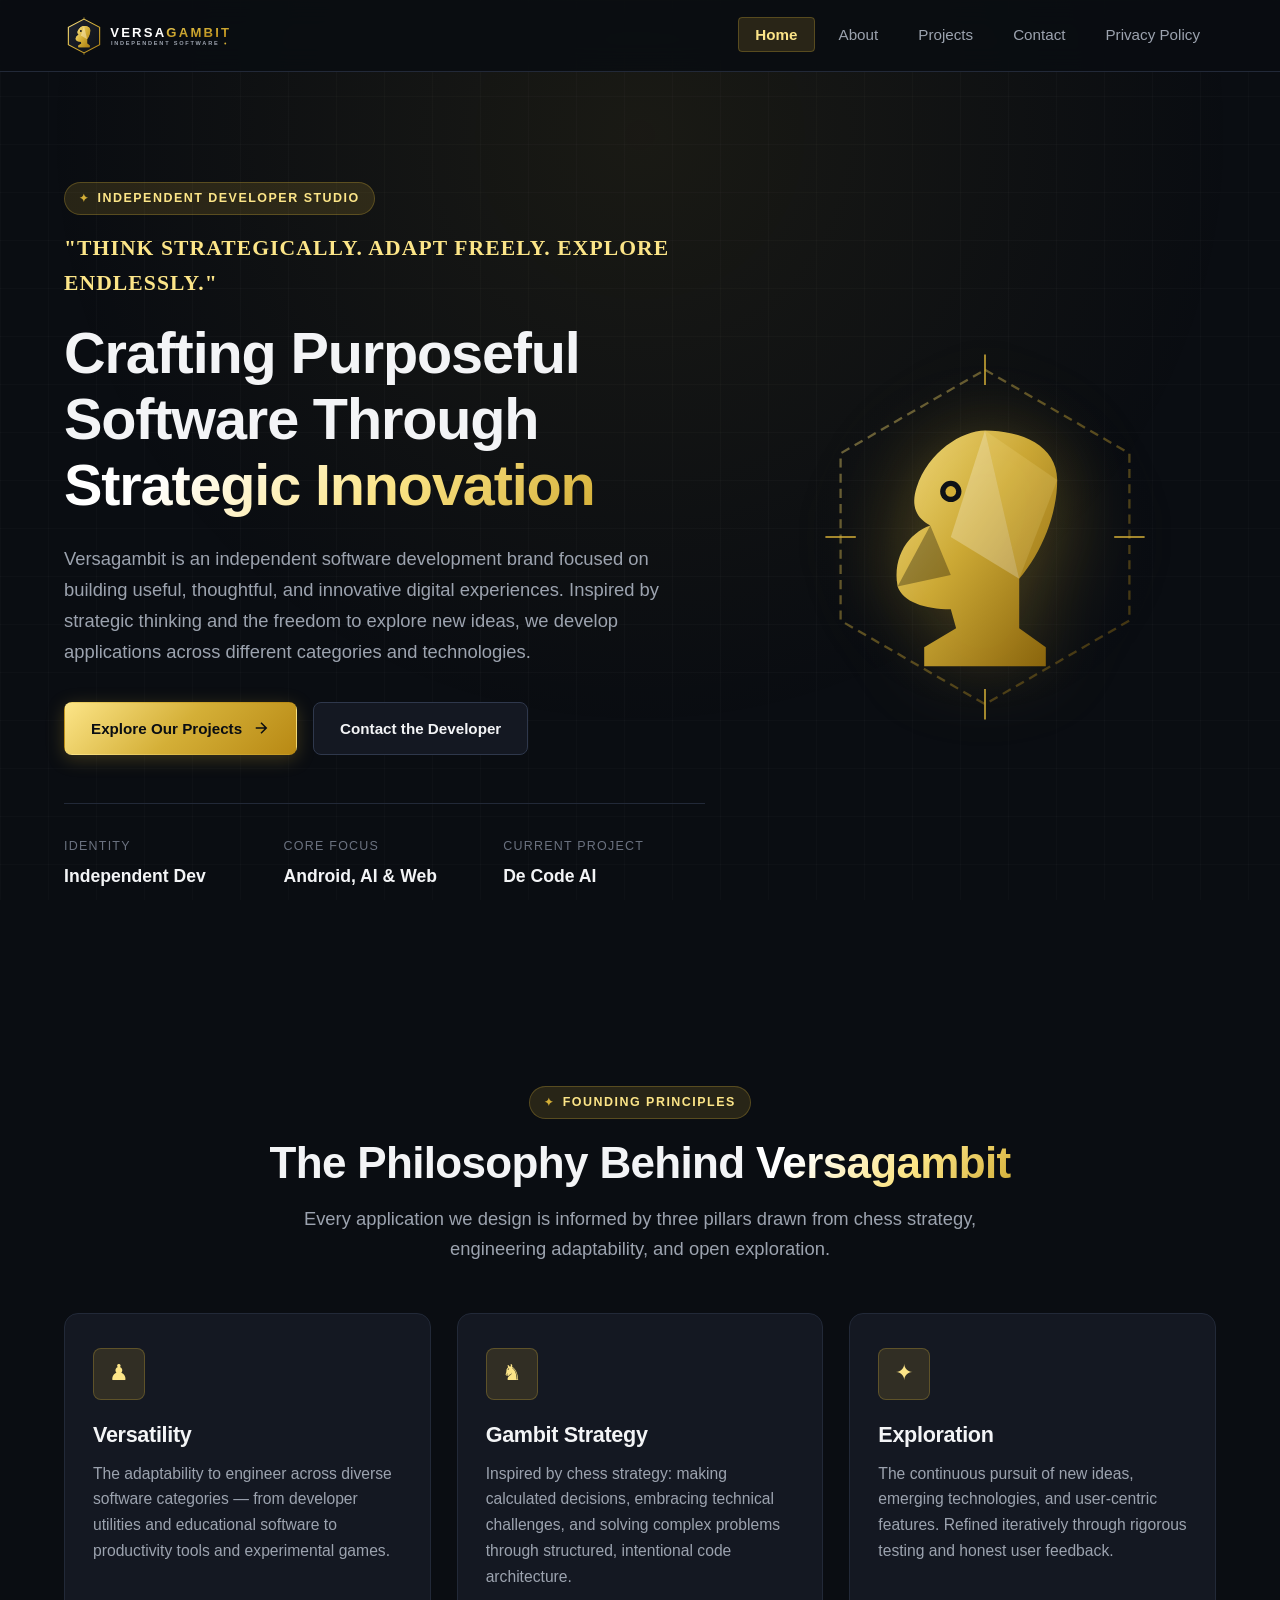
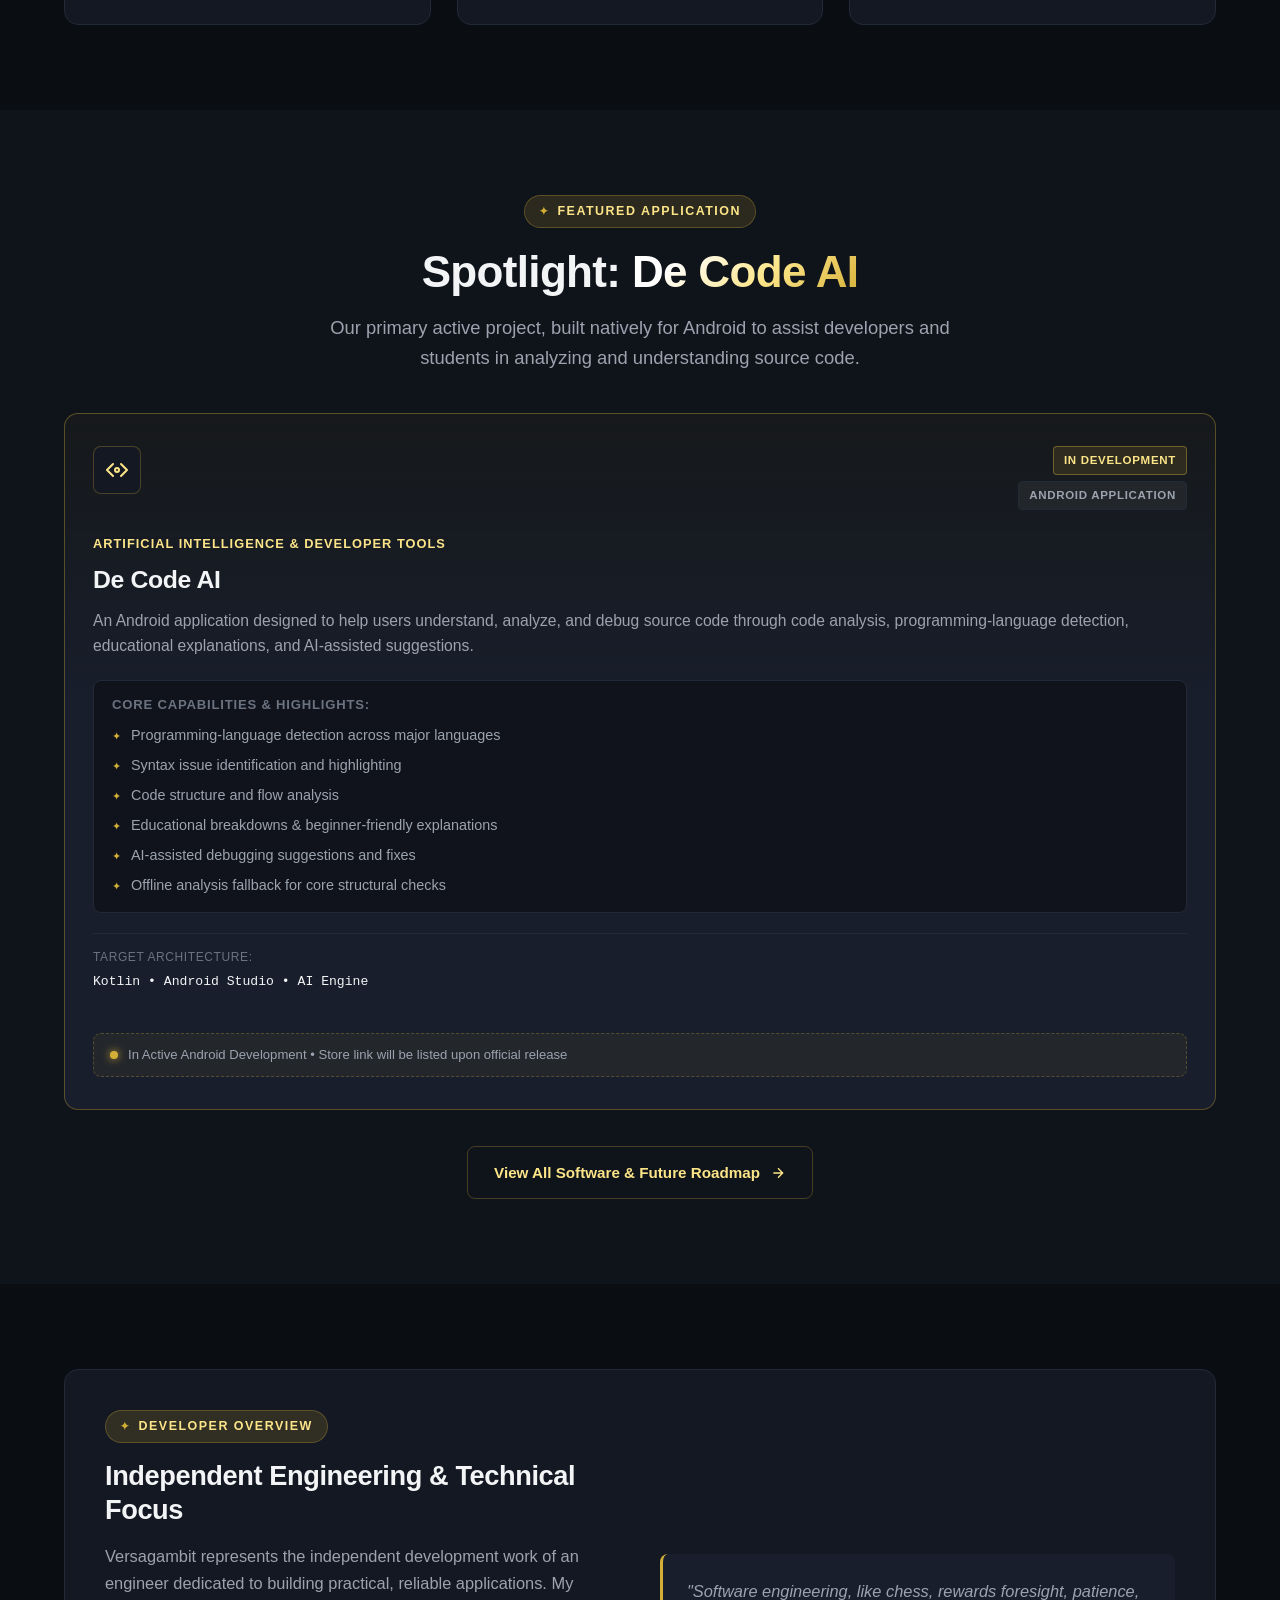
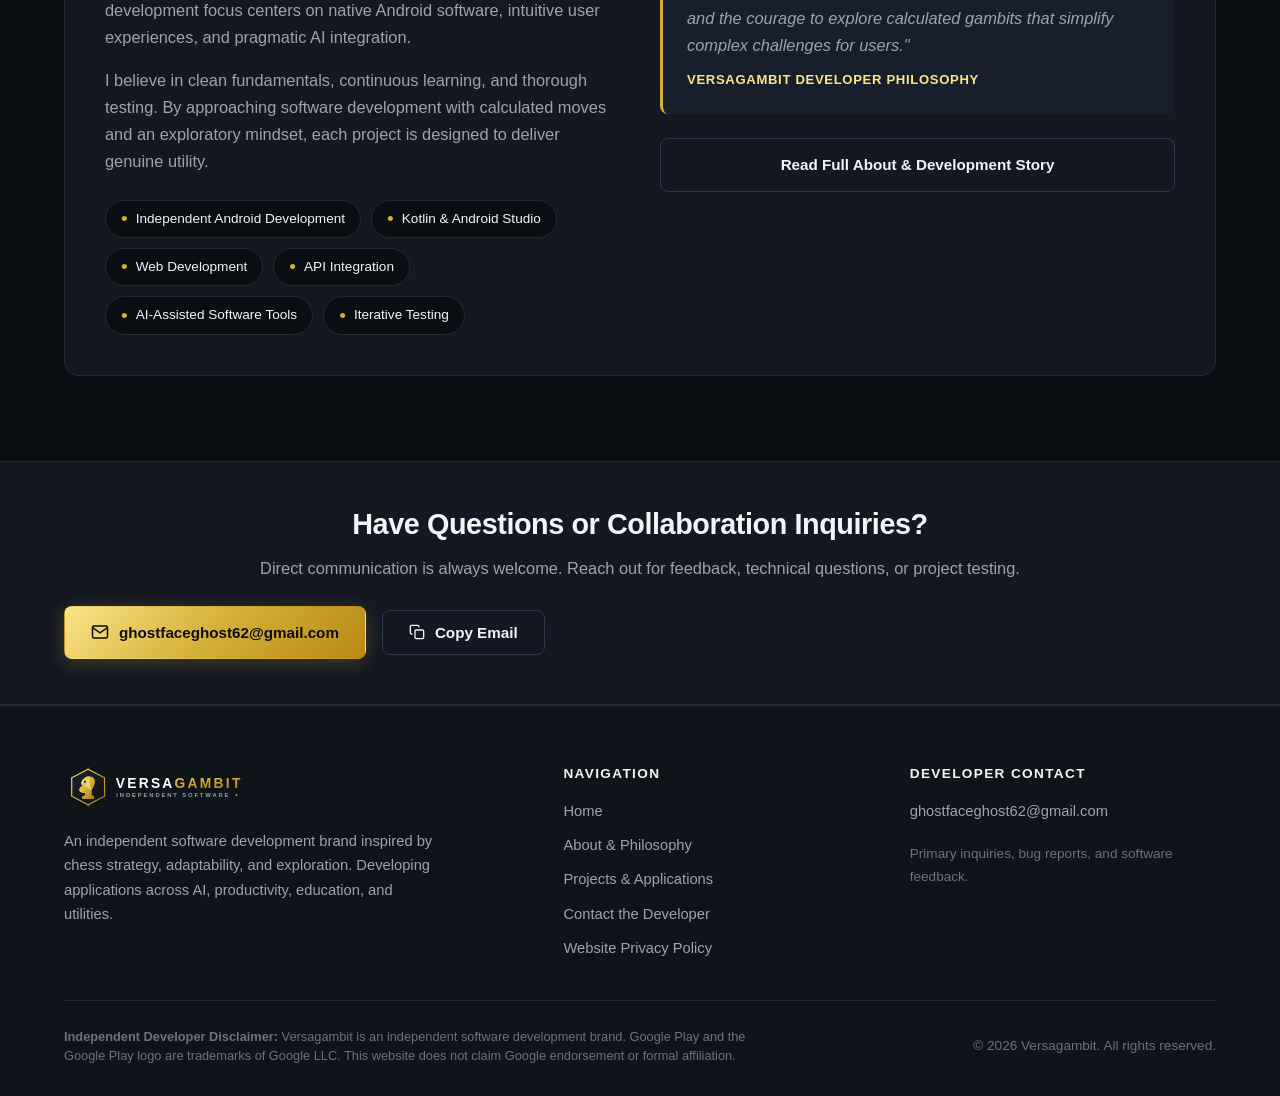
<file: index.html>
<!DOCTYPE html>
<html lang="en">
<head>
  <meta charset="UTF-8">
  <meta name="viewport" content="width=device-width, initial-scale=1.0">
  <title>Versagambit | Independent Software Development Studio</title>
  <meta name="description" content="Versagambit is an independent software development brand inspired by chess strategy, adaptability, and exploration. Developing applications across AI, productivity, utilities, and experimental software.">
  <meta name="keywords" content="Versagambit, independent software developer, Android developer, De Code AI, Kotlin, software studio, chess strategy, productivity apps">
  <meta name="author" content="Versagambit">
  <link rel="canonical" href="./">

  <!-- Open Graph / Social Media -->
  <meta property="og:type" content="website">
  <meta property="og:title" content="Versagambit | Think Strategically. Adapt Freely. Explore Endlessly.">
  <meta property="og:description" content="Independent software development brand focused on building useful, thoughtful, and innovative digital experiences across AI, productivity, and utilities.">
  <meta property="og:image" content="assets/images/og-preview.svg">

  <!-- Twitter Meta -->
  <meta name="twitter:card" content="summary_large_image">
  <meta name="twitter:title" content="Versagambit | Independent Software Development Studio">
  <meta name="twitter:description" content="Independent software development brand building thoughtful applications across AI, utilities, and productivity.">
  <meta name="twitter:image" content="assets/images/og-preview.svg">

  <!-- Favicon -->
  <link rel="icon" type="image/svg+xml" href="assets/images/favicon.svg">

  <!-- Stylesheet -->
  <link rel="stylesheet" href="assets/css/style.css">
</head>
<body>
  <!-- Accessible Skip Navigation Link -->
  <a href="#main-content" class="skip-link">Skip to main content</a>

  <!-- Header Navigation -->
  <header class="site-header">
    <div class="container nav-container">
      <a href="index.html" class="brand-link" aria-label="Versagambit Home">
        <img src="assets/images/logo.svg" alt="Versagambit Logo" class="brand-logo-img" width="210" height="48">
      </a>

      <!-- Mobile Navigation Hamburger -->
      <button class="nav-toggle" aria-label="Toggle navigation menu" aria-expanded="false" aria-controls="primary-nav">
        <svg width="24" height="24" viewBox="0 0 24 24" fill="none" stroke="currentColor" stroke-width="2" stroke-linecap="round">
          <line x1="3" y1="12" x2="21" y2="12"></line>
          <line x1="3" y1="6" x2="21" y2="6"></line>
          <line x1="3" y1="18" x2="21" y2="18"></line>
        </svg>
      </button>

      <!-- Primary Nav Links -->
      <nav id="primary-nav" aria-label="Main Navigation">
        <ul class="nav-menu">
          <li><a href="index.html" class="nav-link">Home</a></li>
          <li><a href="about.html" class="nav-link">About</a></li>
          <li><a href="projects.html" class="nav-link">Projects</a></li>
          <li><a href="contact.html" class="nav-link">Contact</a></li>
          <li><a href="privacy.html" class="nav-link">Privacy Policy</a></li>
        </ul>
      </nav>
    </div>
  </header>

  <!-- Main Content Area -->
  <main id="main-content">
    <!-- Hero Section -->
    <section class="hero-section">
      <div class="container">
        <div class="hero-grid">
          <div class="hero-content">
            <div class="section-tag">Independent Developer Studio</div>
            <div class="hero-tagline-quote">"Think Strategically. Adapt Freely. Explore Endlessly."</div>
            <h1 class="hero-headline">
              Crafting Purposeful Software Through <span class="gold-gradient-text">Strategic Innovation</span>
            </h1>
            <p class="hero-intro">
              Versagambit is an independent software development brand focused on building useful, thoughtful, and innovative digital experiences. Inspired by strategic thinking and the freedom to explore new ideas, we develop applications across different categories and technologies.
            </p>
            <div class="btn-group">
              <a href="projects.html" class="btn btn-primary">
                <span>Explore Our Projects</span>
                <svg width="18" height="18" viewBox="0 0 24 24" fill="none" stroke="currentColor" stroke-width="2"><path d="M5 12h14M12 5l7 7-7 7"/></svg>
              </a>
              <a href="contact.html" class="btn btn-secondary">
                <span>Contact the Developer</span>
              </a>
            </div>

            <!-- Honest Brand Pillars Overview -->
            <div class="hero-stats-row">
              <div class="stat-item">
                <span class="stat-title">Identity</span>
                <span class="stat-value">Independent Dev</span>
              </div>
              <div class="stat-item">
                <span class="stat-title">Core Focus</span>
                <span class="stat-value">Android, AI & Web</span>
              </div>
              <div class="stat-item">
                <span class="stat-title">Current Project</span>
                <span class="stat-value">De Code AI</span>
              </div>
            </div>
          </div>

          <div class="hero-visual">
            <div class="hero-symbol-wrapper">
              <img src="assets/images/knight-symbol.svg" alt="Versagambit Strategic Knight Emblem" class="hero-knight-img" width="380" height="380">
            </div>
          </div>
        </div>
      </div>
    </section>

    <!-- Brand Pillars / Philosophy -->
    <section class="section-padding">
      <div class="container">
        <div class="text-center">
          <div class="section-tag">Founding Principles</div>
          <h2 class="section-title">The Philosophy Behind <span class="gold-gradient-text">Versagambit</span></h2>
          <p class="section-lead">
            Every application we design is informed by three pillars drawn from chess strategy, engineering adaptability, and open exploration.
          </p>
        </div>

        <div class="pillars-grid">
          <!-- Pillar 1 -->
          <div class="pillar-card">
            <div class="pillar-icon-box">♟</div>
            <h3 class="pillar-title">Versatility</h3>
            <p class="pillar-desc">
              The adaptability to engineer across diverse software categories — from developer utilities and educational software to productivity tools and experimental games.
            </p>
          </div>

          <!-- Pillar 2 -->
          <div class="pillar-card">
            <div class="pillar-icon-box">♞</div>
            <h3 class="pillar-title">Gambit Strategy</h3>
            <p class="pillar-desc">
              Inspired by chess strategy: making calculated decisions, embracing technical challenges, and solving complex problems through structured, intentional code architecture.
            </p>
          </div>

          <!-- Pillar 3 -->
          <div class="pillar-card">
            <div class="pillar-icon-box">✦</div>
            <h3 class="pillar-title">Exploration</h3>
            <p class="pillar-desc">
              The continuous pursuit of new ideas, emerging technologies, and user-centric features. Refined iteratively through rigorous testing and honest user feedback.
            </p>
          </div>
        </div>
      </div>
    </section>

    <!-- Featured Software Project Showcase -->
    <section class="section-padding" style="background: var(--bg-secondary);">
      <div class="container">
        <div class="text-center">
          <div class="section-tag">Featured Application</div>
          <h2 class="section-title">Spotlight: <span class="gold-gradient-text">De Code AI</span></h2>
          <p class="section-lead">
            Our primary active project, built natively for Android to assist developers and students in analyzing and understanding source code.
          </p>
        </div>

        <!-- Dynamically populated or rendered project card -->
        <div style="margin-top: 40px;" id="featured-project-container">
          <!-- Featured project card rendered via JavaScript from projects.js -->
        </div>

        <div class="text-center" style="margin-top: 36px;">
          <a href="projects.html" class="btn btn-outline-gold">
            <span>View All Software & Future Roadmap</span>
            <svg width="16" height="16" viewBox="0 0 24 24" fill="none" stroke="currentColor" stroke-width="2"><path d="M5 12h14M12 5l7 7-7 7"/></svg>
          </a>
        </div>
      </div>
    </section>

    <!-- Developer Focus Snapshot -->
    <section class="section-padding">
      <div class="container">
        <div class="profile-card">
          <div class="profile-narrative">
            <div class="section-tag">Developer Overview</div>
            <h3>Independent Engineering & Technical Focus</h3>
            <p>
              Versagambit represents the independent development work of an engineer dedicated to building practical, reliable applications. My development focus centers on native Android software, intuitive user experiences, and pragmatic AI integration.
            </p>
            <p>
              I believe in clean fundamentals, continuous learning, and thorough testing. By approaching software development with calculated moves and an exploratory mindset, each project is designed to deliver genuine utility.
            </p>
            <div class="skills-chip-grid">
              <span class="skill-chip">Independent Android Development</span>
              <span class="skill-chip">Kotlin & Android Studio</span>
              <span class="skill-chip">Web Development</span>
              <span class="skill-chip">API Integration</span>
              <span class="skill-chip">AI-Assisted Software Tools</span>
              <span class="skill-chip">Iterative Testing</span>
            </div>
          </div>

          <div class="profile-quote-column">
            <div class="profile-quote-box">
              <p>"Software engineering, like chess, rewards foresight, patience, and the courage to explore calculated gambits that simplify complex challenges for users."</p>
              <span class="quote-author">Versagambit Developer Philosophy</span>
            </div>

            <div style="margin-top: 24px;">
              <a href="about.html" class="btn btn-secondary" style="width: 100%;">
                <span>Read Full About & Development Story</span>
              </a>
            </div>
          </div>
        </div>
      </div>
    </section>

    <!-- Direct Contact CTA -->
    <section class="section-padding-sm" style="background: var(--bg-surface); border-top: 1px solid var(--border-subtle); border-bottom: 1px solid var(--border-subtle);">
      <div class="container text-center">
        <h2 style="font-size: 1.8rem; margin-bottom: 12px;">Have Questions or Collaboration Inquiries?</h2>
        <p style="margin-bottom: 24px;">Direct communication is always welcome. Reach out for feedback, technical questions, or project testing.</p>
        <div class="btn-group">
          <a href="mailto:ghostfaceghost62@gmail.com" class="btn btn-primary dev-mailto">
            <svg width="18" height="18" viewBox="0 0 24 24" fill="none" stroke="currentColor" stroke-width="2"><path d="M4 4h16c1.1 0 2 .9 2 2v12c0 1.1-.9 2-2 2H4c-1.1 0-2-.9-2-2V6c0-1.1.9-2 2-2z"></path><polyline points="22,6 12,13 2,6"></polyline></svg>
            <span class="dev-email">ghostfaceghost62@gmail.com</span>
          </a>
          <button type="button" class="btn btn-secondary btn-copy-email" aria-label="Copy developer email address to clipboard">
            <svg width="16" height="16" viewBox="0 0 24 24" fill="none" stroke="currentColor" stroke-width="2"><rect x="9" y="9" width="13" height="13" rx="2" ry="2"></rect><path d="M5 15H4a2 2 0 0 1-2-2V4a2 2 0 0 1 2-2h9a2 2 0 0 1 2 2v1"></path></svg>
            <span>Copy Email</span>
          </button>
        </div>
      </div>
    </section>
  </main>

  <!-- Site Footer -->
  <footer class="site-footer">
    <div class="container">
      <div class="footer-top">
        <div class="footer-brand">
          <img src="assets/images/logo.svg" alt="Versagambit Logo" width="190" height="42">
          <p>
            An independent software development brand inspired by chess strategy, adaptability, and exploration. Developing applications across AI, productivity, education, and utilities.
          </p>
        </div>

        <div>
          <h4 class="footer-col-title">Navigation</h4>
          <ul class="footer-nav-list">
            <li><a href="index.html">Home</a></li>
            <li><a href="about.html">About & Philosophy</a></li>
            <li><a href="projects.html">Projects & Applications</a></li>
            <li><a href="contact.html">Contact the Developer</a></li>
            <li><a href="privacy.html">Website Privacy Policy</a></li>
          </ul>
        </div>

        <div>
          <h4 class="footer-col-title">Developer Contact</h4>
          <ul class="footer-nav-list">
            <li>
              <a href="mailto:ghostfaceghost62@gmail.com" class="dev-mailto dev-email">ghostfaceghost62@gmail.com</a>
            </li>
            <li style="margin-top: 10px; font-size: 0.85rem; color: var(--text-muted);">
              Primary inquiries, bug reports, and software feedback.
            </li>
          </ul>
        </div>
      </div>

      <div class="footer-bottom">
        <div class="footer-disclaimer">
          <strong>Independent Developer Disclaimer:</strong> Versagambit is an independent software development brand. Google Play and the Google Play logo are trademarks of Google LLC. This website does not claim Google endorsement or formal affiliation.
        </div>
        <div class="copyright-text">
          &copy; <span id="current-year">2026</span> Versagambit. All rights reserved.
        </div>
      </div>
    </div>
  </footer>

  <!-- Scripts -->
  <script src="assets/js/projects.js"></script>
  <script src="assets/js/main.js"></script>
  <script>
    // Initialize featured project on homepage
    document.addEventListener("DOMContentLoaded", () => {
      renderProjects("featured-project-container", "all", true);
    });
  </script>
</body>
</html>
</file>
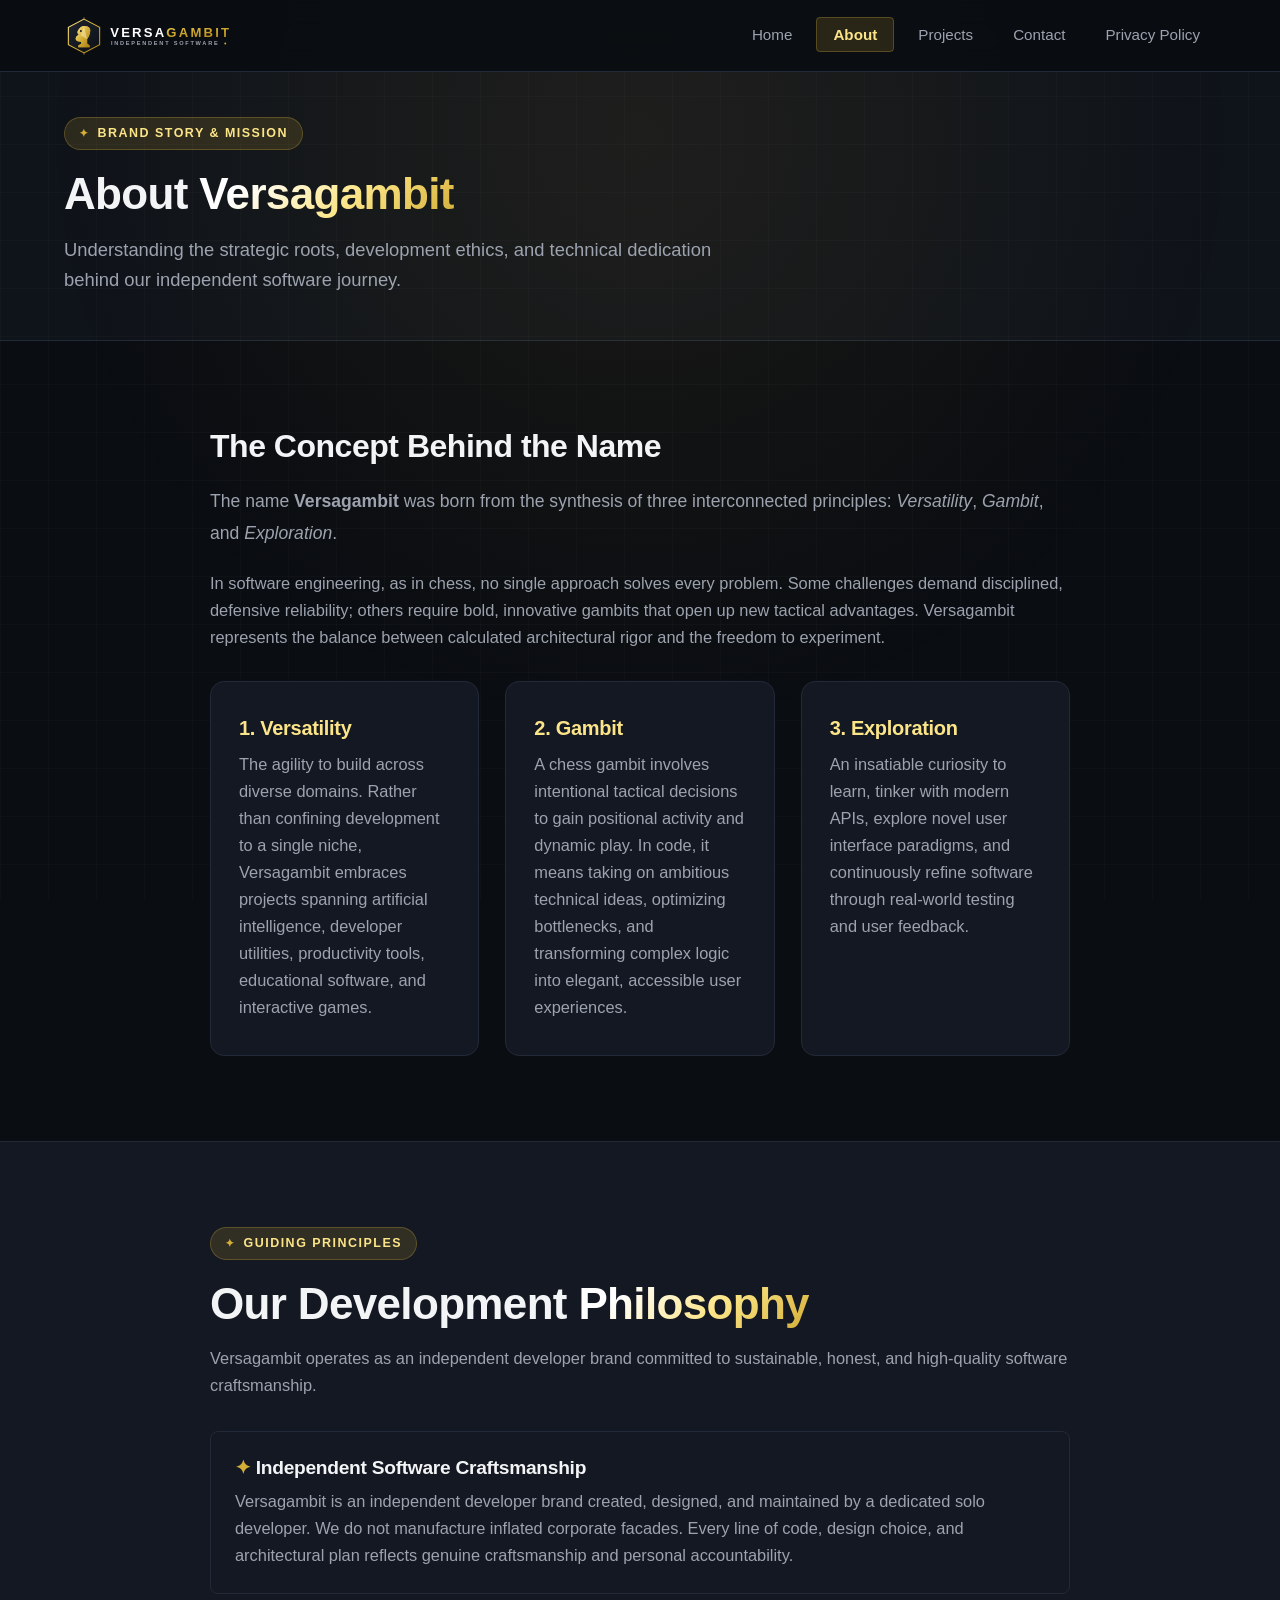
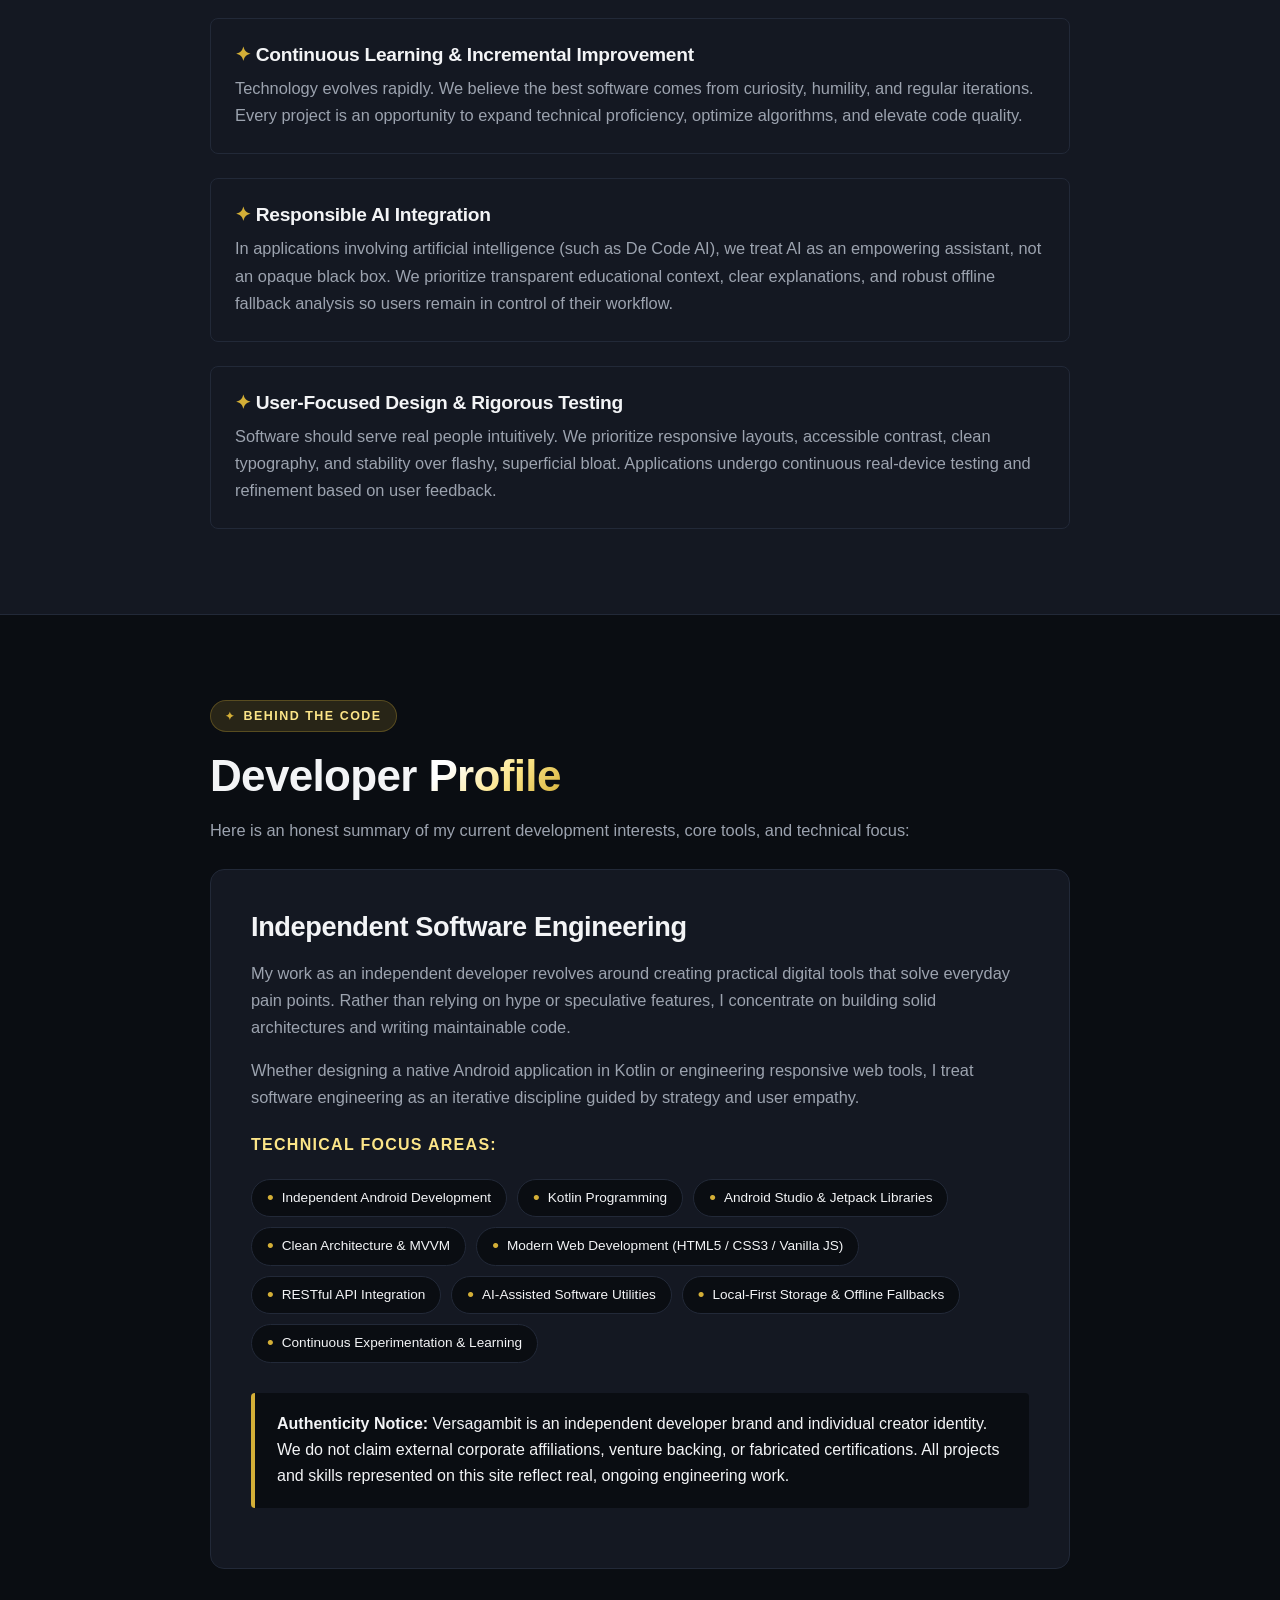
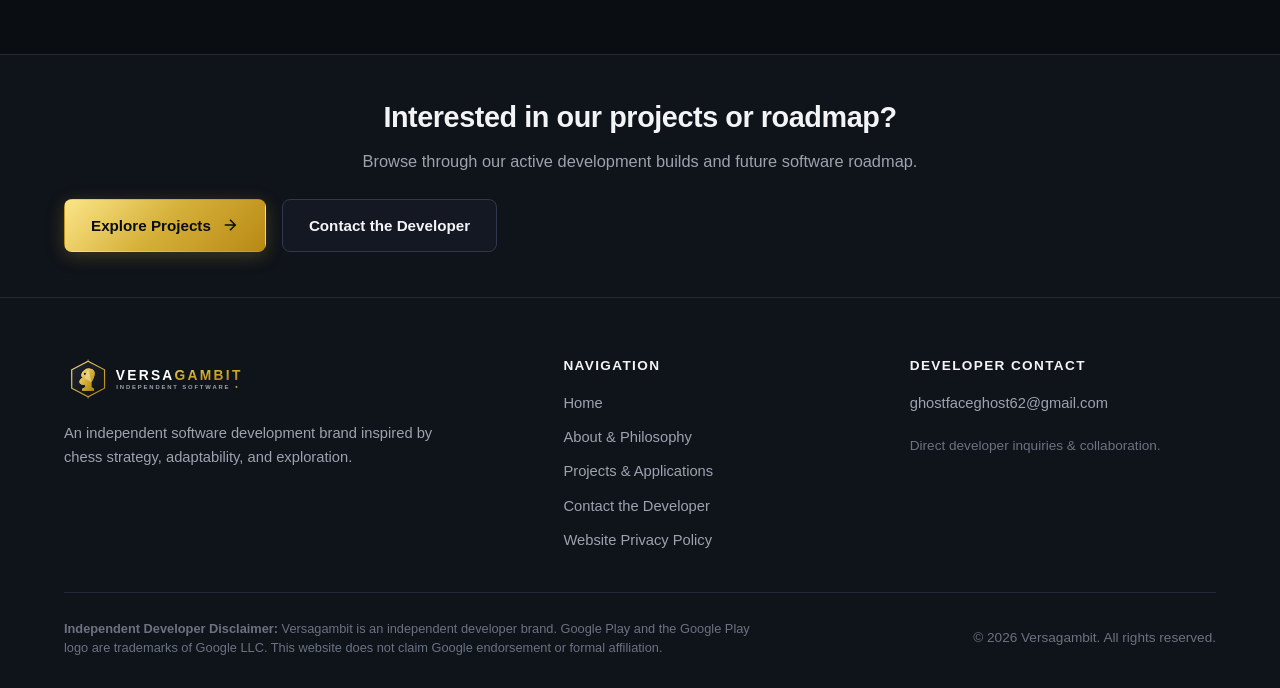
<file: about.html>
<!DOCTYPE html>
<html lang="en">
<head>
  <meta charset="UTF-8">
  <meta name="viewport" content="width=device-width, initial-scale=1.0">
  <title>About Versagambit | Independent Software Development Philosophy</title>
  <meta name="description" content="Discover the philosophy, technical focus, and story behind Versagambit — an independent software development brand inspired by chess strategy, versatility, and exploration.">
  <meta name="author" content="Versagambit">
  <link rel="canonical" href="about.html">

  <!-- Open Graph / Social Media -->
  <meta property="og:type" content="website">
  <meta property="og:title" content="About Versagambit | Software Development Philosophy">
  <meta property="og:description" content="Learn about Versagambit: independent Android & software engineering, calculated chess-inspired strategy, and continuous exploration.">
  <meta property="og:image" content="assets/images/og-preview.svg">

  <!-- Favicon -->
  <link rel="icon" type="image/svg+xml" href="assets/images/favicon.svg">

  <!-- Stylesheet -->
  <link rel="stylesheet" href="assets/css/style.css">
</head>
<body>
  <a href="#main-content" class="skip-link">Skip to main content</a>

  <!-- Header Navigation -->
  <header class="site-header">
    <div class="container nav-container">
      <a href="index.html" class="brand-link" aria-label="Versagambit Home">
        <img src="assets/images/logo.svg" alt="Versagambit Logo" class="brand-logo-img" width="210" height="48">
      </a>

      <button class="nav-toggle" aria-label="Toggle navigation menu" aria-expanded="false" aria-controls="primary-nav">
        <svg width="24" height="24" viewBox="0 0 24 24" fill="none" stroke="currentColor" stroke-width="2" stroke-linecap="round">
          <line x1="3" y1="12" x2="21" y2="12"></line>
          <line x1="3" y1="6" x2="21" y2="6"></line>
          <line x1="3" y1="18" x2="21" y2="18"></line>
        </svg>
      </button>

      <nav id="primary-nav" aria-label="Main Navigation">
        <ul class="nav-menu">
          <li><a href="index.html" class="nav-link">Home</a></li>
          <li><a href="about.html" class="nav-link">About</a></li>
          <li><a href="projects.html" class="nav-link">Projects</a></li>
          <li><a href="contact.html" class="nav-link">Contact</a></li>
          <li><a href="privacy.html" class="nav-link">Privacy Policy</a></li>
        </ul>
      </nav>
    </div>
  </header>

  <!-- Main Content -->
  <main id="main-content">
    <!-- Header Banner -->
    <section class="section-padding-sm" style="background: var(--bg-secondary); border-bottom: 1px solid var(--border-subtle);">
      <div class="container">
        <div class="section-tag">Brand Story & Mission</div>
        <h1 class="section-title">About <span class="gold-gradient-text">Versagambit</span></h1>
        <p class="section-lead">
          Understanding the strategic roots, development ethics, and technical dedication behind our independent software journey.
        </p>
      </div>
    </section>

    <!-- The Meaning Behind Versagambit -->
    <section class="section-padding">
      <div class="container">
        <div style="max-width: 860px; margin: 0 auto;">
          <h2 style="font-size: 2rem; margin-bottom: 20px;">The Concept Behind the Name</h2>
          <p style="font-size: 1.1rem; line-height: 1.8; margin-bottom: 20px;">
            The name <strong>Versagambit</strong> was born from the synthesis of three interconnected principles: <em>Versatility</em>, <em>Gambit</em>, and <em>Exploration</em>.
          </p>
          <p style="margin-bottom: 30px;">
            In software engineering, as in chess, no single approach solves every problem. Some challenges demand disciplined, defensive reliability; others require bold, innovative gambits that open up new tactical advantages. Versagambit represents the balance between calculated architectural rigor and the freedom to experiment.
          </p>

          <div class="pillars-grid" style="margin-top: 30px;">
            <div class="philosophy-card">
              <h3 style="font-size: 1.25rem; color: var(--gold-light); margin-bottom: 10px;">1. Versatility</h3>
              <p>
                The agility to build across diverse domains. Rather than confining development to a single niche, Versagambit embraces projects spanning artificial intelligence, developer utilities, productivity tools, educational software, and interactive games.
              </p>
            </div>
            <div class="philosophy-card">
              <h3 style="font-size: 1.25rem; color: var(--gold-light); margin-bottom: 10px;">2. Gambit</h3>
              <p>
                A chess gambit involves intentional tactical decisions to gain positional activity and dynamic play. In code, it means taking on ambitious technical ideas, optimizing bottlenecks, and transforming complex logic into elegant, accessible user experiences.
              </p>
            </div>
            <div class="philosophy-card">
              <h3 style="font-size: 1.25rem; color: var(--gold-light); margin-bottom: 10px;">3. Exploration</h3>
              <p>
                An insatiable curiosity to learn, tinker with modern APIs, explore novel user interface paradigms, and continuously refine software through real-world testing and user feedback.
              </p>
            </div>
          </div>
        </div>
      </div>
    </section>

    <!-- Development Philosophy -->
    <section class="section-padding" style="background: var(--bg-surface); border-top: 1px solid var(--border-subtle); border-bottom: 1px solid var(--border-subtle);">
      <div class="container">
        <div style="max-width: 860px; margin: 0 auto;">
          <div class="section-tag">Guiding Principles</div>
          <h2 class="section-title">Our Development <span class="gold-gradient-text">Philosophy</span></h2>
          <p style="margin-bottom: 32px;">
            Versagambit operates as an independent developer brand committed to sustainable, honest, and high-quality software craftsmanship.
          </p>

          <div style="display: flex; flex-direction: column; gap: 24px;">
            <div class="contact-item-card">
              <h3 style="color: var(--text-primary); font-size: 1.2rem; margin-bottom: 8px;">
                <span style="color: var(--gold-primary);">✦</span> Independent Software Craftsmanship
              </h3>
              <p>
                Versagambit is an independent developer brand created, designed, and maintained by a dedicated solo developer. We do not manufacture inflated corporate facades. Every line of code, design choice, and architectural plan reflects genuine craftsmanship and personal accountability.
              </p>
            </div>

            <div class="contact-item-card">
              <h3 style="color: var(--text-primary); font-size: 1.2rem; margin-bottom: 8px;">
                <span style="color: var(--gold-primary);">✦</span> Continuous Learning & Incremental Improvement
              </h3>
              <p>
                Technology evolves rapidly. We believe the best software comes from curiosity, humility, and regular iterations. Every project is an opportunity to expand technical proficiency, optimize algorithms, and elevate code quality.
              </p>
            </div>

            <div class="contact-item-card">
              <h3 style="color: var(--text-primary); font-size: 1.2rem; margin-bottom: 8px;">
                <span style="color: var(--gold-primary);">✦</span> Responsible AI Integration
              </h3>
              <p>
                In applications involving artificial intelligence (such as De Code AI), we treat AI as an empowering assistant, not an opaque black box. We prioritize transparent educational context, clear explanations, and robust offline fallback analysis so users remain in control of their workflow.
              </p>
            </div>

            <div class="contact-item-card">
              <h3 style="color: var(--text-primary); font-size: 1.2rem; margin-bottom: 8px;">
                <span style="color: var(--gold-primary);">✦</span> User-Focused Design & Rigorous Testing
              </h3>
              <p>
                Software should serve real people intuitively. We prioritize responsive layouts, accessible contrast, clean typography, and stability over flashy, superficial bloat. Applications undergo continuous real-device testing and refinement based on user feedback.
              </p>
            </div>
          </div>
        </div>
      </div>
    </section>

    <!-- Developer Profile & Technical Focus -->
    <section class="section-padding">
      <div class="container">
        <div style="max-width: 860px; margin: 0 auto;">
          <div class="section-tag">Behind the Code</div>
          <h2 class="section-title">Developer <span class="gold-gradient-text">Profile</span></h2>
          <p style="margin-bottom: 24px;">
            Here is an honest summary of my current development interests, core tools, and technical focus:
          </p>

          <div class="profile-card" style="margin-top: 24px;">
            <div class="profile-narrative" style="grid-column: 1 / -1;">
              <h3>Independent Software Engineering</h3>
              <p>
                My work as an independent developer revolves around creating practical digital tools that solve everyday pain points. Rather than relying on hype or speculative features, I concentrate on building solid architectures and writing maintainable code.
              </p>
              <p>
                Whether designing a native Android application in Kotlin or engineering responsive web tools, I treat software engineering as an iterative discipline guided by strategy and user empathy.
              </p>

              <h4 style="margin-top: 24px; font-size: 1rem; text-transform: uppercase; letter-spacing: 0.08em; color: var(--gold-light);">Technical Focus Areas:</h4>
              <div class="skills-chip-grid">
                <span class="skill-chip">Independent Android Development</span>
                <span class="skill-chip">Kotlin Programming</span>
                <span class="skill-chip">Android Studio & Jetpack Libraries</span>
                <span class="skill-chip">Clean Architecture & MVVM</span>
                <span class="skill-chip">Modern Web Development (HTML5 / CSS3 / Vanilla JS)</span>
                <span class="skill-chip">RESTful API Integration</span>
                <span class="skill-chip">AI-Assisted Software Utilities</span>
                <span class="skill-chip">Local-First Storage & Offline Fallbacks</span>
                <span class="skill-chip">Continuous Experimentation & Learning</span>
              </div>

              <div class="policy-callout" style="margin-top: 30px;">
                <strong>Authenticity Notice:</strong> Versagambit is an independent developer brand and individual creator identity. We do not claim external corporate affiliations, venture backing, or fabricated certifications. All projects and skills represented on this site reflect real, ongoing engineering work.
              </div>
            </div>
          </div>
        </div>
      </div>
    </section>

    <!-- Call to Action Banner -->
    <section class="section-padding-sm" style="background: var(--bg-secondary); border-top: 1px solid var(--border-subtle);">
      <div class="container text-center">
        <h2 style="font-size: 1.8rem; margin-bottom: 12px;">Interested in our projects or roadmap?</h2>
        <p style="margin-bottom: 24px;">Browse through our active development builds and future software roadmap.</p>
        <div class="btn-group">
          <a href="projects.html" class="btn btn-primary">
            <span>Explore Projects</span>
            <svg width="18" height="18" viewBox="0 0 24 24" fill="none" stroke="currentColor" stroke-width="2"><path d="M5 12h14M12 5l7 7-7 7"/></svg>
          </a>
          <a href="contact.html" class="btn btn-secondary">
            <span>Contact the Developer</span>
          </a>
        </div>
      </div>
    </section>
  </main>

  <!-- Site Footer -->
  <footer class="site-footer">
    <div class="container">
      <div class="footer-top">
        <div class="footer-brand">
          <img src="assets/images/logo.svg" alt="Versagambit Logo" width="190" height="42">
          <p>
            An independent software development brand inspired by chess strategy, adaptability, and exploration.
          </p>
        </div>

        <div>
          <h4 class="footer-col-title">Navigation</h4>
          <ul class="footer-nav-list">
            <li><a href="index.html">Home</a></li>
            <li><a href="about.html">About & Philosophy</a></li>
            <li><a href="projects.html">Projects & Applications</a></li>
            <li><a href="contact.html">Contact the Developer</a></li>
            <li><a href="privacy.html">Website Privacy Policy</a></li>
          </ul>
        </div>

        <div>
          <h4 class="footer-col-title">Developer Contact</h4>
          <ul class="footer-nav-list">
            <li>
              <a href="mailto:ghostfaceghost62@gmail.com" class="dev-mailto dev-email">ghostfaceghost62@gmail.com</a>
            </li>
            <li style="margin-top: 10px; font-size: 0.85rem; color: var(--text-muted);">
              Direct developer inquiries & collaboration.
            </li>
          </ul>
        </div>
      </div>

      <div class="footer-bottom">
        <div class="footer-disclaimer">
          <strong>Independent Developer Disclaimer:</strong> Versagambit is an independent developer brand. Google Play and the Google Play logo are trademarks of Google LLC. This website does not claim Google endorsement or formal affiliation.
        </div>
        <div class="copyright-text">
          &copy; <span id="current-year">2026</span> Versagambit. All rights reserved.
        </div>
      </div>
    </div>
  </footer>

  <script src="assets/js/projects.js"></script>
  <script src="assets/js/main.js"></script>
</body>
</html>
</file>
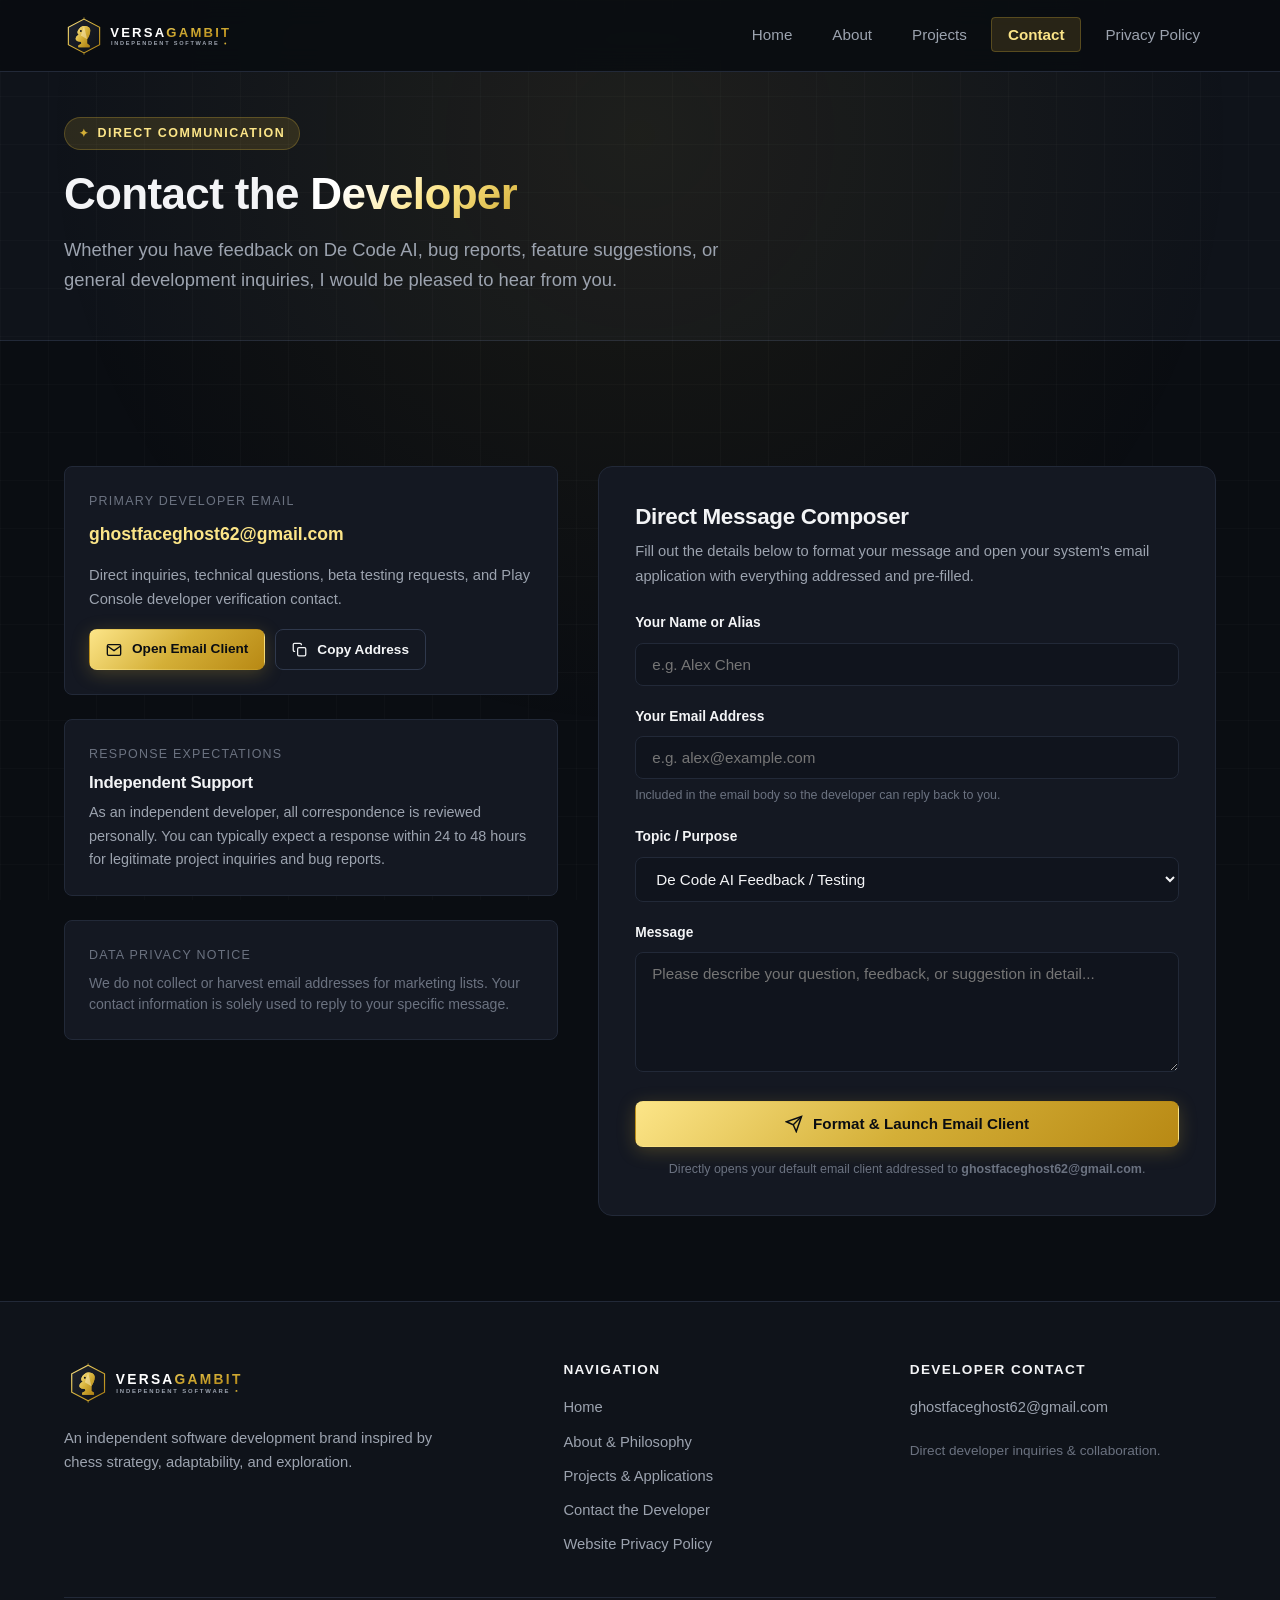
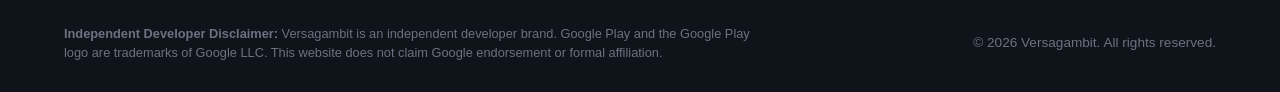
<file: contact.html>
<!DOCTYPE html>
<html lang="en">
<head>
  <meta charset="UTF-8">
  <meta name="viewport" content="width=device-width, initial-scale=1.0">
  <title>Contact the Developer | Versagambit</title>
  <meta name="description" content="Get in touch with the independent developer behind Versagambit. Inquiries, feedback on De Code AI, bug reports, and software collaboration.">
  <meta name="keywords" content="Versagambit contact, developer email, De Code AI feedback, Android developer contact">
  <meta name="author" content="Versagambit">
  <link rel="canonical" href="contact.html">

  <!-- Open Graph / Social Media -->
  <meta property="og:type" content="website">
  <meta property="og:title" content="Contact the Developer | Versagambit">
  <meta property="og:description" content="Reach out to Versagambit for software inquiries, feedback, or testing opportunities.">
  <meta property="og:image" content="assets/images/og-preview.svg">

  <!-- Favicon -->
  <link rel="icon" type="image/svg+xml" href="assets/images/favicon.svg">

  <!-- Stylesheet -->
  <link rel="stylesheet" href="assets/css/style.css">
</head>
<body>
  <a href="#main-content" class="skip-link">Skip to main content</a>

  <!-- Header Navigation -->
  <header class="site-header">
    <div class="container nav-container">
      <a href="index.html" class="brand-link" aria-label="Versagambit Home">
        <img src="assets/images/logo.svg" alt="Versagambit Logo" class="brand-logo-img" width="210" height="48">
      </a>

      <button class="nav-toggle" aria-label="Toggle navigation menu" aria-expanded="false" aria-controls="primary-nav">
        <svg width="24" height="24" viewBox="0 0 24 24" fill="none" stroke="currentColor" stroke-width="2" stroke-linecap="round">
          <line x1="3" y1="12" x2="21" y2="12"></line>
          <line x1="3" y1="6" x2="21" y2="6"></line>
          <line x1="3" y1="18" x2="21" y2="18"></line>
        </svg>
      </button>

      <nav id="primary-nav" aria-label="Main Navigation">
        <ul class="nav-menu">
          <li><a href="index.html" class="nav-link">Home</a></li>
          <li><a href="about.html" class="nav-link">About</a></li>
          <li><a href="projects.html" class="nav-link">Projects</a></li>
          <li><a href="contact.html" class="nav-link">Contact</a></li>
          <li><a href="privacy.html" class="nav-link">Privacy Policy</a></li>
        </ul>
      </nav>
    </div>
  </header>

  <!-- Main Content -->
  <main id="main-content">
    <!-- Header Banner -->
    <section class="section-padding-sm" style="background: var(--bg-secondary); border-bottom: 1px solid var(--border-subtle);">
      <div class="container">
        <div class="section-tag">Direct Communication</div>
        <h1 class="section-title">Contact the <span class="gold-gradient-text">Developer</span></h1>
        <p class="section-lead">
          Whether you have feedback on De Code AI, bug reports, feature suggestions, or general development inquiries, I would be pleased to hear from you.
        </p>
      </div>
    </section>

    <!-- Contact Grid -->
    <section class="section-padding">
      <div class="container">
        <div class="contact-grid">
          <!-- Left Column: Direct Info Cards -->
          <div class="contact-info-panel">
            <div class="contact-item-card">
              <div class="contact-label">Primary Developer Email</div>
              <a href="mailto:ghostfaceghost62@gmail.com" class="contact-val-email dev-mailto dev-email">
                ghostfaceghost62@gmail.com
              </a>
              <p style="font-size: 0.92rem; margin-bottom: 18px;">
                Direct inquiries, technical questions, beta testing requests, and Play Console developer verification contact.
              </p>
              <div class="contact-card-actions">
                <a href="mailto:ghostfaceghost62@gmail.com" class="btn btn-primary btn-sm dev-mailto">
                  <svg width="16" height="16" viewBox="0 0 24 24" fill="none" stroke="currentColor" stroke-width="2"><path d="M4 4h16c1.1 0 2 .9 2 2v12c0 1.1-.9 2-2 2H4c-1.1 0-2-.9-2-2V6c0-1.1.9-2 2-2z"></path><polyline points="22,6 12,13 2,6"></polyline></svg>
                  <span>Open Email Client</span>
                </a>
                <button type="button" class="btn btn-secondary btn-sm btn-copy-email" aria-label="Copy email address">
                  <svg width="15" height="15" viewBox="0 0 24 24" fill="none" stroke="currentColor" stroke-width="2"><rect x="9" y="9" width="13" height="13" rx="2" ry="2"></rect><path d="M5 15H4a2 2 0 0 1-2-2V4a2 2 0 0 1 2-2h9a2 2 0 0 1 2 2v1"></path></svg>
                  <span>Copy Address</span>
                </button>
              </div>
            </div>

            <div class="contact-item-card">
              <div class="contact-label">Response Expectations</div>
              <h4 style="font-size: 1.05rem; margin-bottom: 8px; color: var(--text-primary);">Independent Support</h4>
              <p style="font-size: 0.9rem; line-height: 1.6; color: var(--text-secondary);">
                As an independent developer, all correspondence is reviewed personally. You can typically expect a response within 24 to 48 hours for legitimate project inquiries and bug reports.
              </p>
            </div>

            <div class="contact-item-card">
              <div class="contact-label">Data Privacy Notice</div>
              <p style="font-size: 0.88rem; color: var(--text-muted); line-height: 1.5;">
                We do not collect or harvest email addresses for marketing lists. Your contact information is solely used to reply to your specific message.
              </p>
            </div>
          </div>

          <!-- Right Column: Interactive Quick-Compose Assistant -->
          <div class="contact-form-wrapper">
            <h2 style="font-size: 1.4rem; margin-bottom: 8px;">Direct Message Composer</h2>
            <p style="font-size: 0.92rem; margin-bottom: 24px; color: var(--text-secondary);">
              Fill out the details below to format your message and open your system's email application with everything addressed and pre-filled.
            </p>

            <div id="form-feedback" class="feedback-box"></div>

            <form id="developer-contact-form">
              <div class="form-group">
                <label for="sender-name" class="form-label">Your Name or Alias</label>
                <input type="text" id="sender-name" class="form-input" placeholder="e.g. Alex Chen" required>
              </div>

              <div class="form-group">
                <label for="sender-email" class="form-label">Your Email Address</label>
                <input type="email" id="sender-email" class="form-input" placeholder="e.g. alex@example.com" required>
                <div class="form-hint">Included in the email body so the developer can reply back to you.</div>
              </div>

              <div class="form-group">
                <label for="sender-topic" class="form-label">Topic / Purpose</label>
                <select id="sender-topic" class="form-select">
                  <option value="De Code AI Feedback">De Code AI Feedback / Testing</option>
                  <option value="Bug Report">Bug Report</option>
                  <option value="Feature Suggestion">Feature Suggestion</option>
                  <option value="General Question">General Development Question</option>
                  <option value="Collaboration">Collaboration Inquiry</option>
                </select>
              </div>

              <div class="form-group">
                <label for="sender-message" class="form-label">Message</label>
                <textarea id="sender-message" class="form-textarea" placeholder="Please describe your question, feedback, or suggestion in detail..." required></textarea>
              </div>

              <button type="submit" class="btn btn-primary" style="width: 100%;">
                <svg width="18" height="18" viewBox="0 0 24 24" fill="none" stroke="currentColor" stroke-width="2"><line x1="22" y1="2" x2="11" y2="13"></line><polygon points="22 2 15 22 11 13 2 9 22 2"></polygon></svg>
                <span>Format & Launch Email Client</span>
              </button>
              <div class="form-hint text-center" style="margin-top: 12px;">
                Directly opens your default email client addressed to <strong class="dev-email">ghostfaceghost62@gmail.com</strong>.
              </div>
            </form>
          </div>
        </div>
      </div>
    </section>
  </main>

  <!-- Site Footer -->
  <footer class="site-footer">
    <div class="container">
      <div class="footer-top">
        <div class="footer-brand">
          <img src="assets/images/logo.svg" alt="Versagambit Logo" width="190" height="42">
          <p>
            An independent software development brand inspired by chess strategy, adaptability, and exploration.
          </p>
        </div>

        <div>
          <h4 class="footer-col-title">Navigation</h4>
          <ul class="footer-nav-list">
            <li><a href="index.html">Home</a></li>
            <li><a href="about.html">About & Philosophy</a></li>
            <li><a href="projects.html">Projects & Applications</a></li>
            <li><a href="contact.html">Contact the Developer</a></li>
            <li><a href="privacy.html">Website Privacy Policy</a></li>
          </ul>
        </div>

        <div>
          <h4 class="footer-col-title">Developer Contact</h4>
          <ul class="footer-nav-list">
            <li>
              <a href="mailto:ghostfaceghost62@gmail.com" class="dev-mailto dev-email">ghostfaceghost62@gmail.com</a>
            </li>
            <li style="margin-top: 10px; font-size: 0.85rem; color: var(--text-muted);">
              Direct developer inquiries & collaboration.
            </li>
          </ul>
        </div>
      </div>

      <div class="footer-bottom">
        <div class="footer-disclaimer">
          <strong>Independent Developer Disclaimer:</strong> Versagambit is an independent developer brand. Google Play and the Google Play logo are trademarks of Google LLC. This website does not claim Google endorsement or formal affiliation.
        </div>
        <div class="copyright-text">
          &copy; <span id="current-year">2026</span> Versagambit. All rights reserved.
        </div>
      </div>
    </div>
  </footer>

  <script src="assets/js/projects.js"></script>
  <script src="assets/js/main.js"></script>
</body>
</html>
</file>
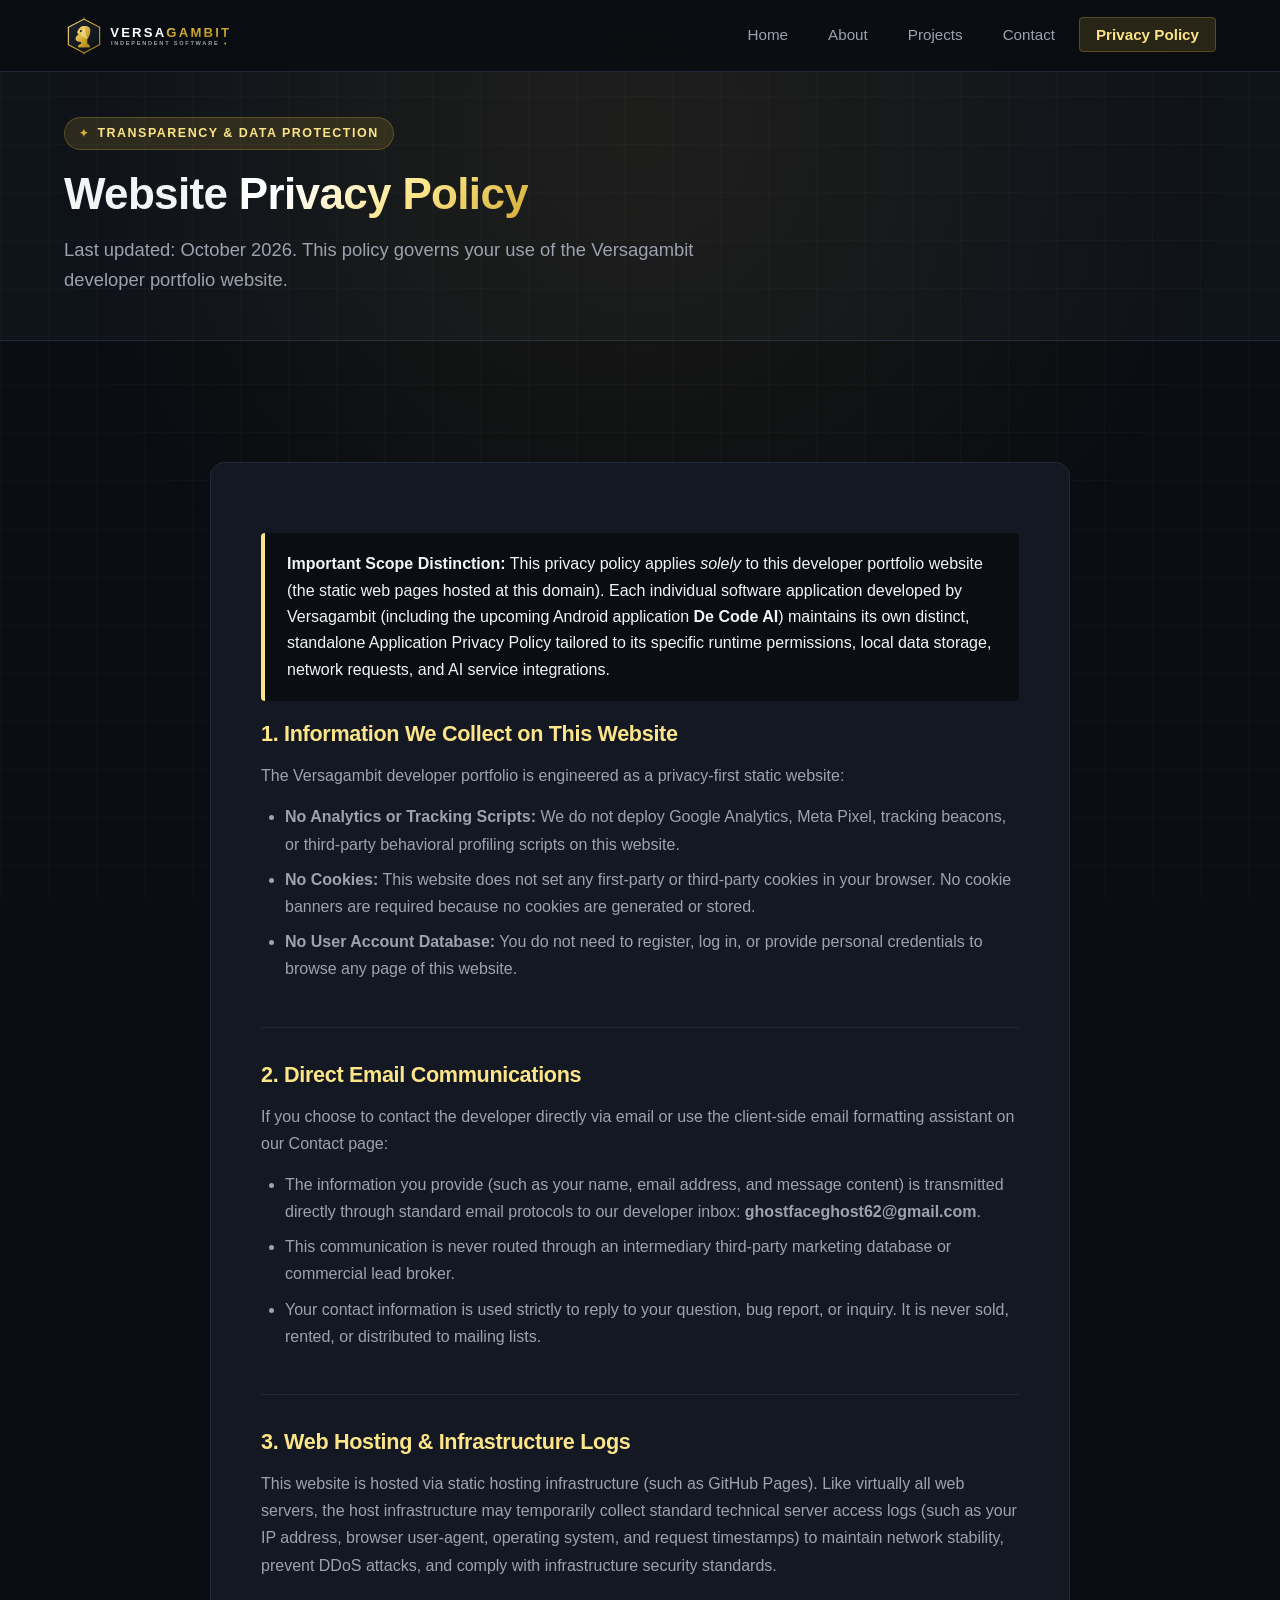
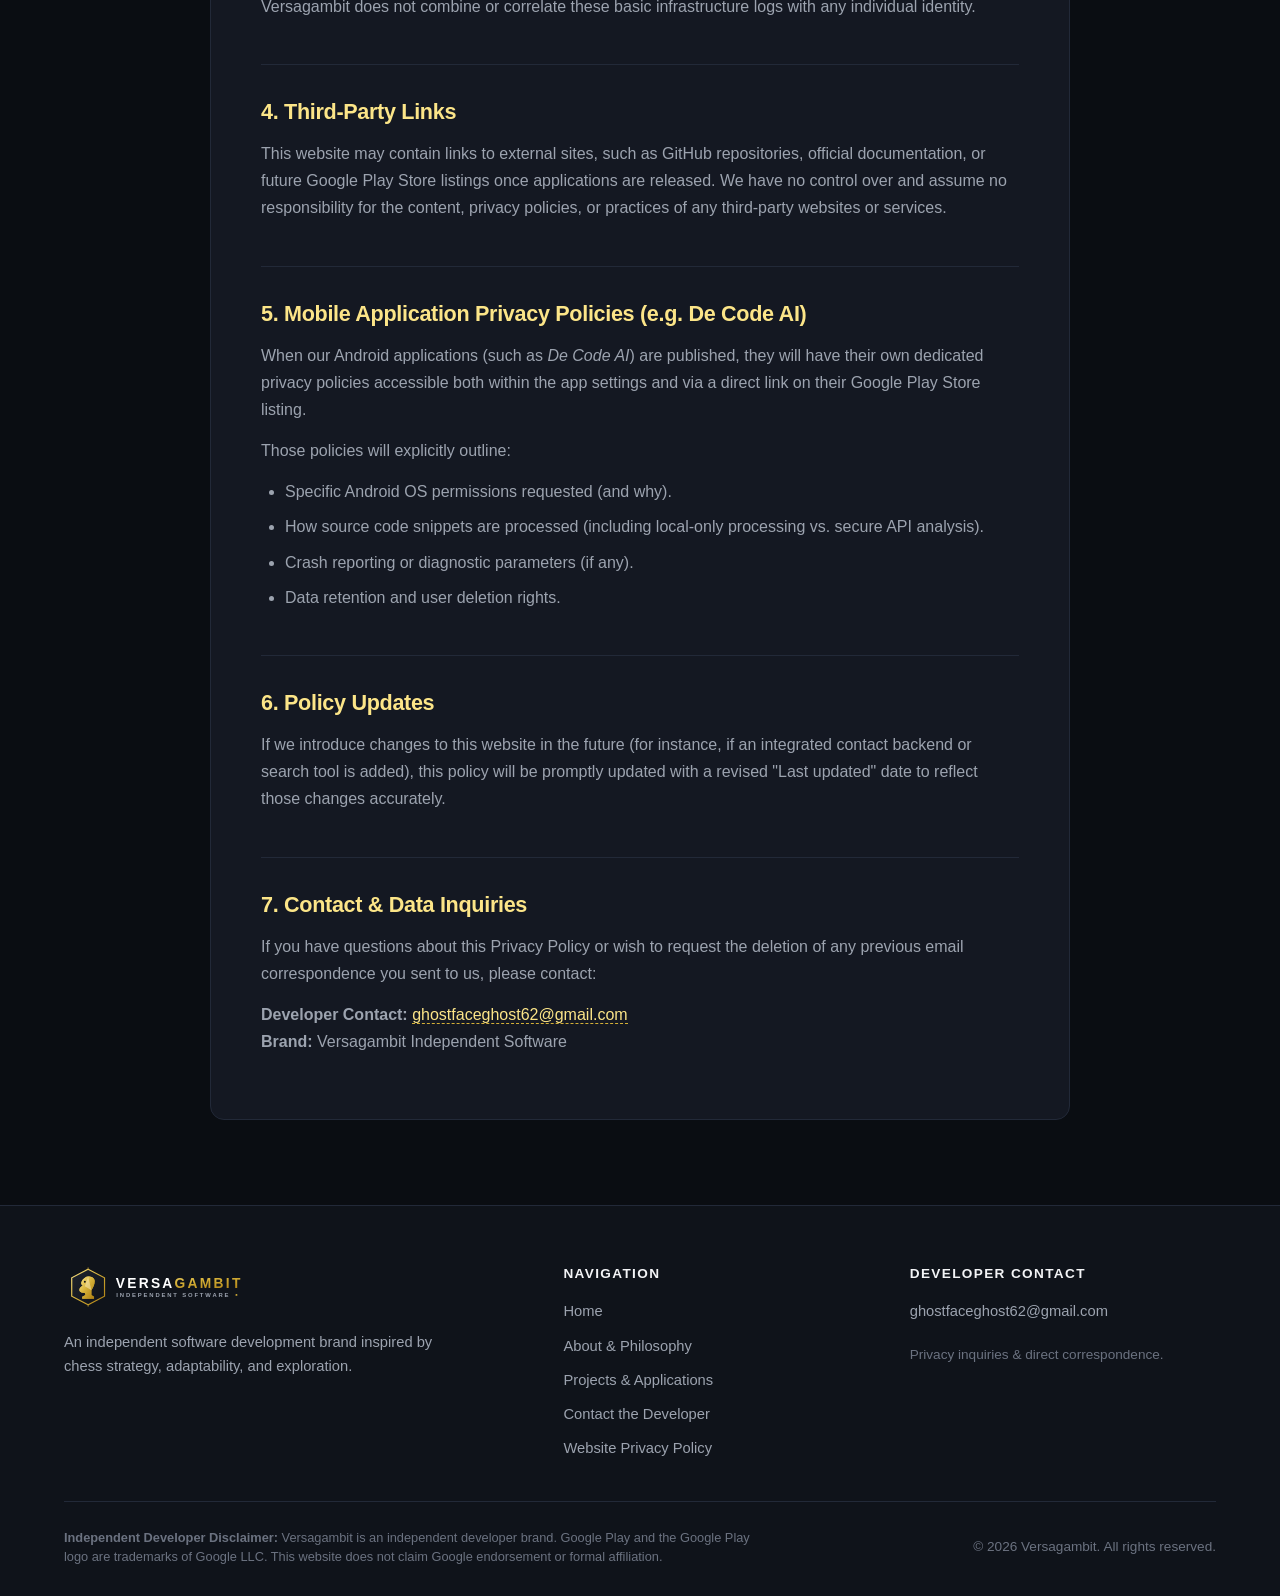
<file: privacy.html>
<!DOCTYPE html>
<html lang="en">
<head>
  <meta charset="UTF-8">
  <meta name="viewport" content="width=device-width, initial-scale=1.0">
  <title>Website Privacy Policy | Versagambit</title>
  <meta name="description" content="Official website privacy policy for the Versagambit developer portfolio. Learn how visitor data is handled with zero tracking and full transparency.">
  <meta name="author" content="Versagambit">
  <link rel="canonical" href="privacy.html">

  <!-- Open Graph / Social Media -->
  <meta property="og:type" content="website">
  <meta property="og:title" content="Website Privacy Policy | Versagambit">
  <meta property="og:description" content="Transparent, zero-tracking privacy policy for the Versagambit developer website.">
  <meta property="og:image" content="assets/images/og-preview.svg">

  <!-- Favicon -->
  <link rel="icon" type="image/svg+xml" href="assets/images/favicon.svg">

  <!-- Stylesheet -->
  <link rel="stylesheet" href="assets/css/style.css">
</head>
<body>
  <a href="#main-content" class="skip-link">Skip to main content</a>

  <!-- Header Navigation -->
  <header class="site-header">
    <div class="container nav-container">
      <a href="index.html" class="brand-link" aria-label="Versagambit Home">
        <img src="assets/images/logo.svg" alt="Versagambit Logo" class="brand-logo-img" width="210" height="48">
      </a>

      <button class="nav-toggle" aria-label="Toggle navigation menu" aria-expanded="false" aria-controls="primary-nav">
        <svg width="24" height="24" viewBox="0 0 24 24" fill="none" stroke="currentColor" stroke-width="2" stroke-linecap="round">
          <line x1="3" y1="12" x2="21" y2="12"></line>
          <line x1="3" y1="6" x2="21" y2="6"></line>
          <line x1="3" y1="18" x2="21" y2="18"></line>
        </svg>
      </button>

      <nav id="primary-nav" aria-label="Main Navigation">
        <ul class="nav-menu">
          <li><a href="index.html" class="nav-link">Home</a></li>
          <li><a href="about.html" class="nav-link">About</a></li>
          <li><a href="projects.html" class="nav-link">Projects</a></li>
          <li><a href="contact.html" class="nav-link">Contact</a></li>
          <li><a href="privacy.html" class="nav-link">Privacy Policy</a></li>
        </ul>
      </nav>
    </div>
  </header>

  <!-- Main Content -->
  <main id="main-content">
    <!-- Header Banner -->
    <section class="section-padding-sm" style="background: var(--bg-secondary); border-bottom: 1px solid var(--border-subtle);">
      <div class="container">
        <div class="section-tag">Transparency & Data Protection</div>
        <h1 class="section-title">Website <span class="gold-gradient-text">Privacy Policy</span></h1>
        <p class="section-lead">
          Last updated: October 2026. This policy governs your use of the Versagambit developer portfolio website.
        </p>
      </div>
    </section>

    <!-- Policy Content Section -->
    <section class="section-padding">
      <div class="container">
        <div style="max-width: 860px; margin: 0 auto;">
          <div class="policy-card">
            <!-- Critical Separation Notice -->
            <div class="policy-callout" style="border-left-color: var(--gold-light);">
              <strong>Important Scope Distinction:</strong> This privacy policy applies <em>solely</em> to this developer portfolio website (the static web pages hosted at this domain). Each individual software application developed by Versagambit (including the upcoming Android application <strong>De Code AI</strong>) maintains its own distinct, standalone Application Privacy Policy tailored to its specific runtime permissions, local data storage, network requests, and AI service integrations.
            </div>

            <!-- Block 1 -->
            <div class="policy-block">
              <h3>1. Information We Collect on This Website</h3>
              <p>
                The Versagambit developer portfolio is engineered as a privacy-first static website:
              </p>
              <ul>
                <li><strong>No Analytics or Tracking Scripts:</strong> We do not deploy Google Analytics, Meta Pixel, tracking beacons, or third-party behavioral profiling scripts on this website.</li>
                <li><strong>No Cookies:</strong> This website does not set any first-party or third-party cookies in your browser. No cookie banners are required because no cookies are generated or stored.</li>
                <li><strong>No User Account Database:</strong> You do not need to register, log in, or provide personal credentials to browse any page of this website.</li>
              </ul>
            </div>

            <!-- Block 2 -->
            <div class="policy-block">
              <h3>2. Direct Email Communications</h3>
              <p>
                If you choose to contact the developer directly via email or use the client-side email formatting assistant on our Contact page:
              </p>
              <ul>
                <li>The information you provide (such as your name, email address, and message content) is transmitted directly through standard email protocols to our developer inbox: <strong class="dev-email">ghostfaceghost62@gmail.com</strong>.</li>
                <li>This communication is never routed through an intermediary third-party marketing database or commercial lead broker.</li>
                <li>Your contact information is used strictly to reply to your question, bug report, or inquiry. It is never sold, rented, or distributed to mailing lists.</li>
              </ul>
            </div>

            <!-- Block 3 -->
            <div class="policy-block">
              <h3>3. Web Hosting & Infrastructure Logs</h3>
              <p>
                This website is hosted via static hosting infrastructure (such as GitHub Pages). Like virtually all web servers, the host infrastructure may temporarily collect standard technical server access logs (such as your IP address, browser user-agent, operating system, and request timestamps) to maintain network stability, prevent DDoS attacks, and comply with infrastructure security standards.
              </p>
              <p>
                Versagambit does not combine or correlate these basic infrastructure logs with any individual identity.
              </p>
            </div>

            <!-- Block 4 -->
            <div class="policy-block">
              <h3>4. Third-Party Links</h3>
              <p>
                This website may contain links to external sites, such as GitHub repositories, official documentation, or future Google Play Store listings once applications are released. We have no control over and assume no responsibility for the content, privacy policies, or practices of any third-party websites or services.
              </p>
            </div>

            <!-- Block 5 -->
            <div class="policy-block">
              <h3>5. Mobile Application Privacy Policies (e.g. De Code AI)</h3>
              <p>
                When our Android applications (such as <em>De Code AI</em>) are published, they will have their own dedicated privacy policies accessible both within the app settings and via a direct link on their Google Play Store listing.
              </p>
              <p>
                Those policies will explicitly outline:
              </p>
              <ul>
                <li>Specific Android OS permissions requested (and why).</li>
                <li>How source code snippets are processed (including local-only processing vs. secure API analysis).</li>
                <li>Crash reporting or diagnostic parameters (if any).</li>
                <li>Data retention and user deletion rights.</li>
              </ul>
            </div>

            <!-- Block 6 -->
            <div class="policy-block">
              <h3>6. Policy Updates</h3>
              <p>
                If we introduce changes to this website in the future (for instance, if an integrated contact backend or search tool is added), this policy will be promptly updated with a revised "Last updated" date to reflect those changes accurately.
              </p>
            </div>

            <!-- Block 7 -->
            <div class="policy-block">
              <h3>7. Contact & Data Inquiries</h3>
              <p>
                If you have questions about this Privacy Policy or wish to request the deletion of any previous email correspondence you sent to us, please contact:
              </p>
              <p>
                <strong>Developer Contact:</strong> <a href="mailto:ghostfaceghost62@gmail.com" class="gold-link dev-mailto dev-email">ghostfaceghost62@gmail.com</a><br>
                <strong>Brand:</strong> Versagambit Independent Software
              </p>
            </div>
          </div>
        </div>
      </div>
    </section>
  </main>

  <!-- Site Footer -->
  <footer class="site-footer">
    <div class="container">
      <div class="footer-top">
        <div class="footer-brand">
          <img src="assets/images/logo.svg" alt="Versagambit Logo" width="190" height="42">
          <p>
            An independent software development brand inspired by chess strategy, adaptability, and exploration.
          </p>
        </div>

        <div>
          <h4 class="footer-col-title">Navigation</h4>
          <ul class="footer-nav-list">
            <li><a href="index.html">Home</a></li>
            <li><a href="about.html">About & Philosophy</a></li>
            <li><a href="projects.html">Projects & Applications</a></li>
            <li><a href="contact.html">Contact the Developer</a></li>
            <li><a href="privacy.html">Website Privacy Policy</a></li>
          </ul>
        </div>

        <div>
          <h4 class="footer-col-title">Developer Contact</h4>
          <ul class="footer-nav-list">
            <li>
              <a href="mailto:ghostfaceghost62@gmail.com" class="dev-mailto dev-email">ghostfaceghost62@gmail.com</a>
            </li>
            <li style="margin-top: 10px; font-size: 0.85rem; color: var(--text-muted);">
              Privacy inquiries & direct correspondence.
            </li>
          </ul>
        </div>
      </div>

      <div class="footer-bottom">
        <div class="footer-disclaimer">
          <strong>Independent Developer Disclaimer:</strong> Versagambit is an independent developer brand. Google Play and the Google Play logo are trademarks of Google LLC. This website does not claim Google endorsement or formal affiliation.
        </div>
        <div class="copyright-text">
          &copy; <span id="current-year">2026</span> Versagambit. All rights reserved.
        </div>
      </div>
    </div>
  </footer>

  <script src="assets/js/projects.js"></script>
  <script src="assets/js/main.js"></script>
</body>
</html>
</file>
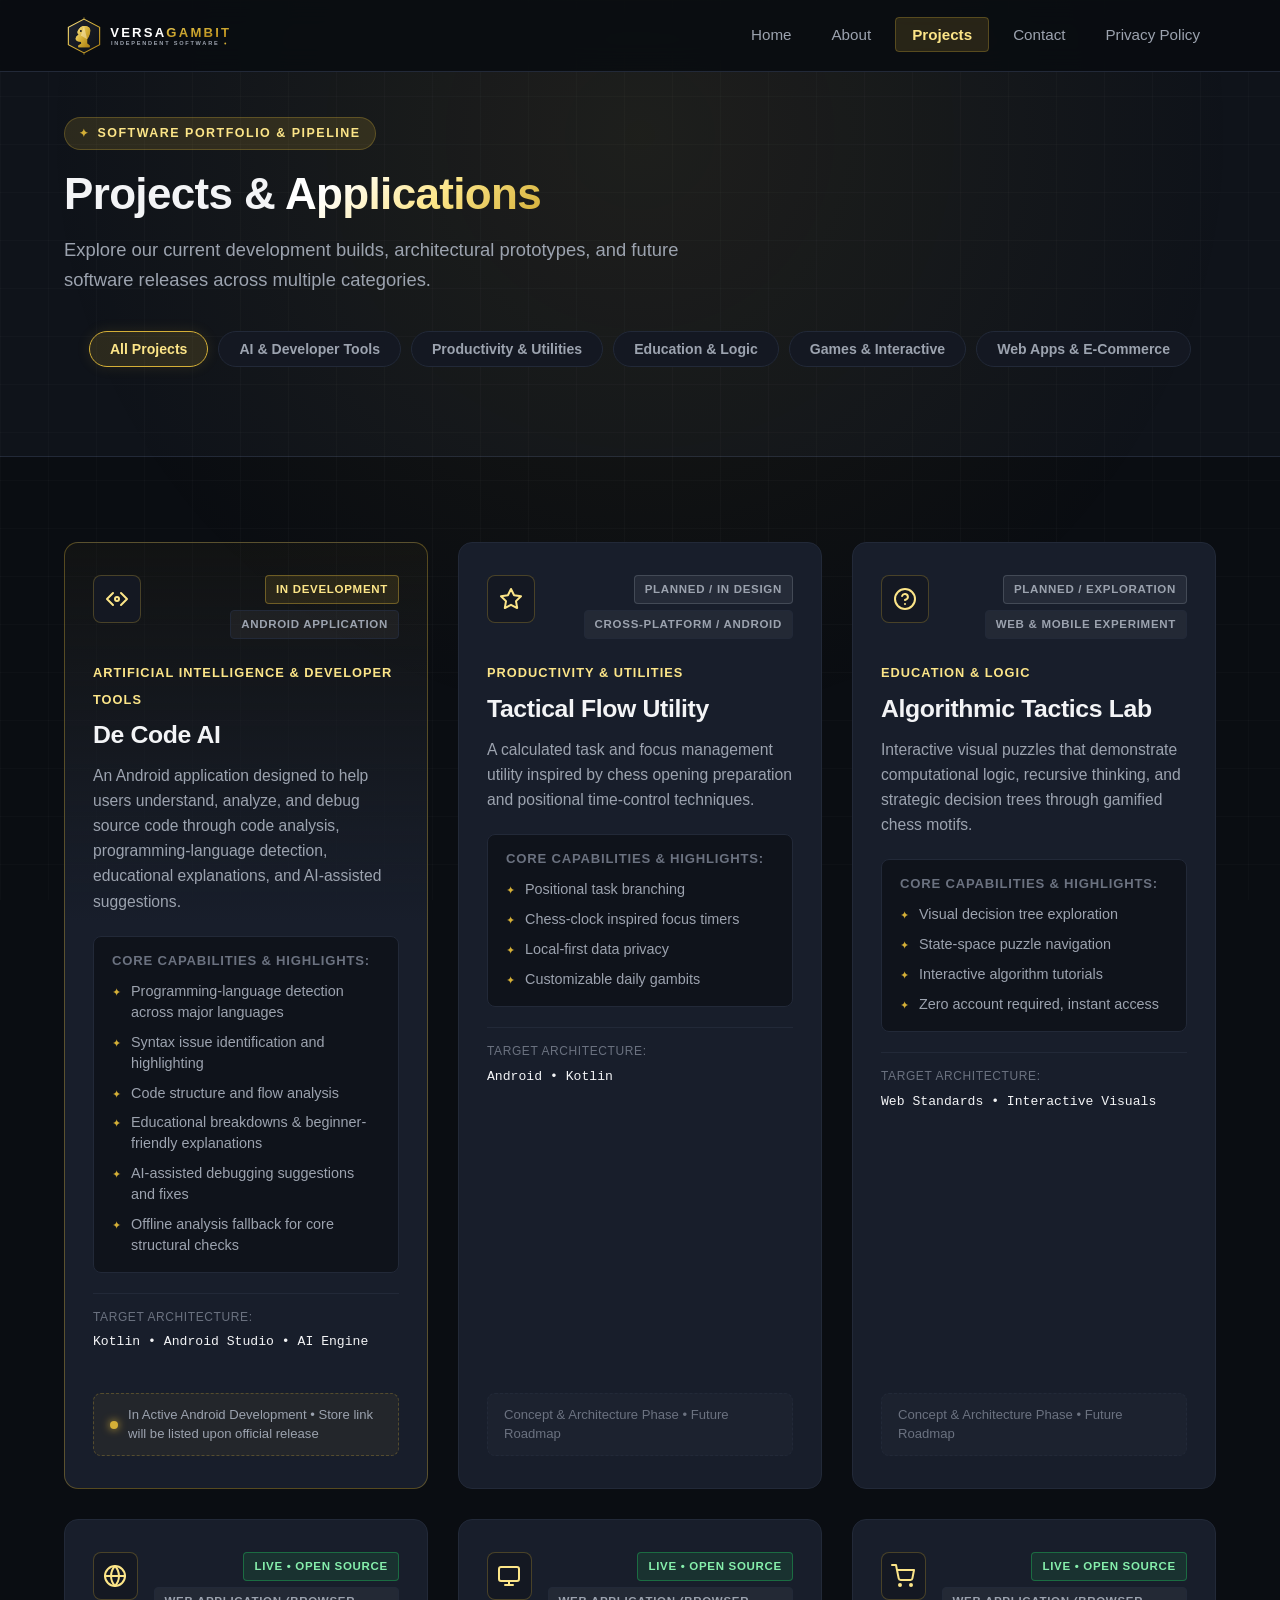
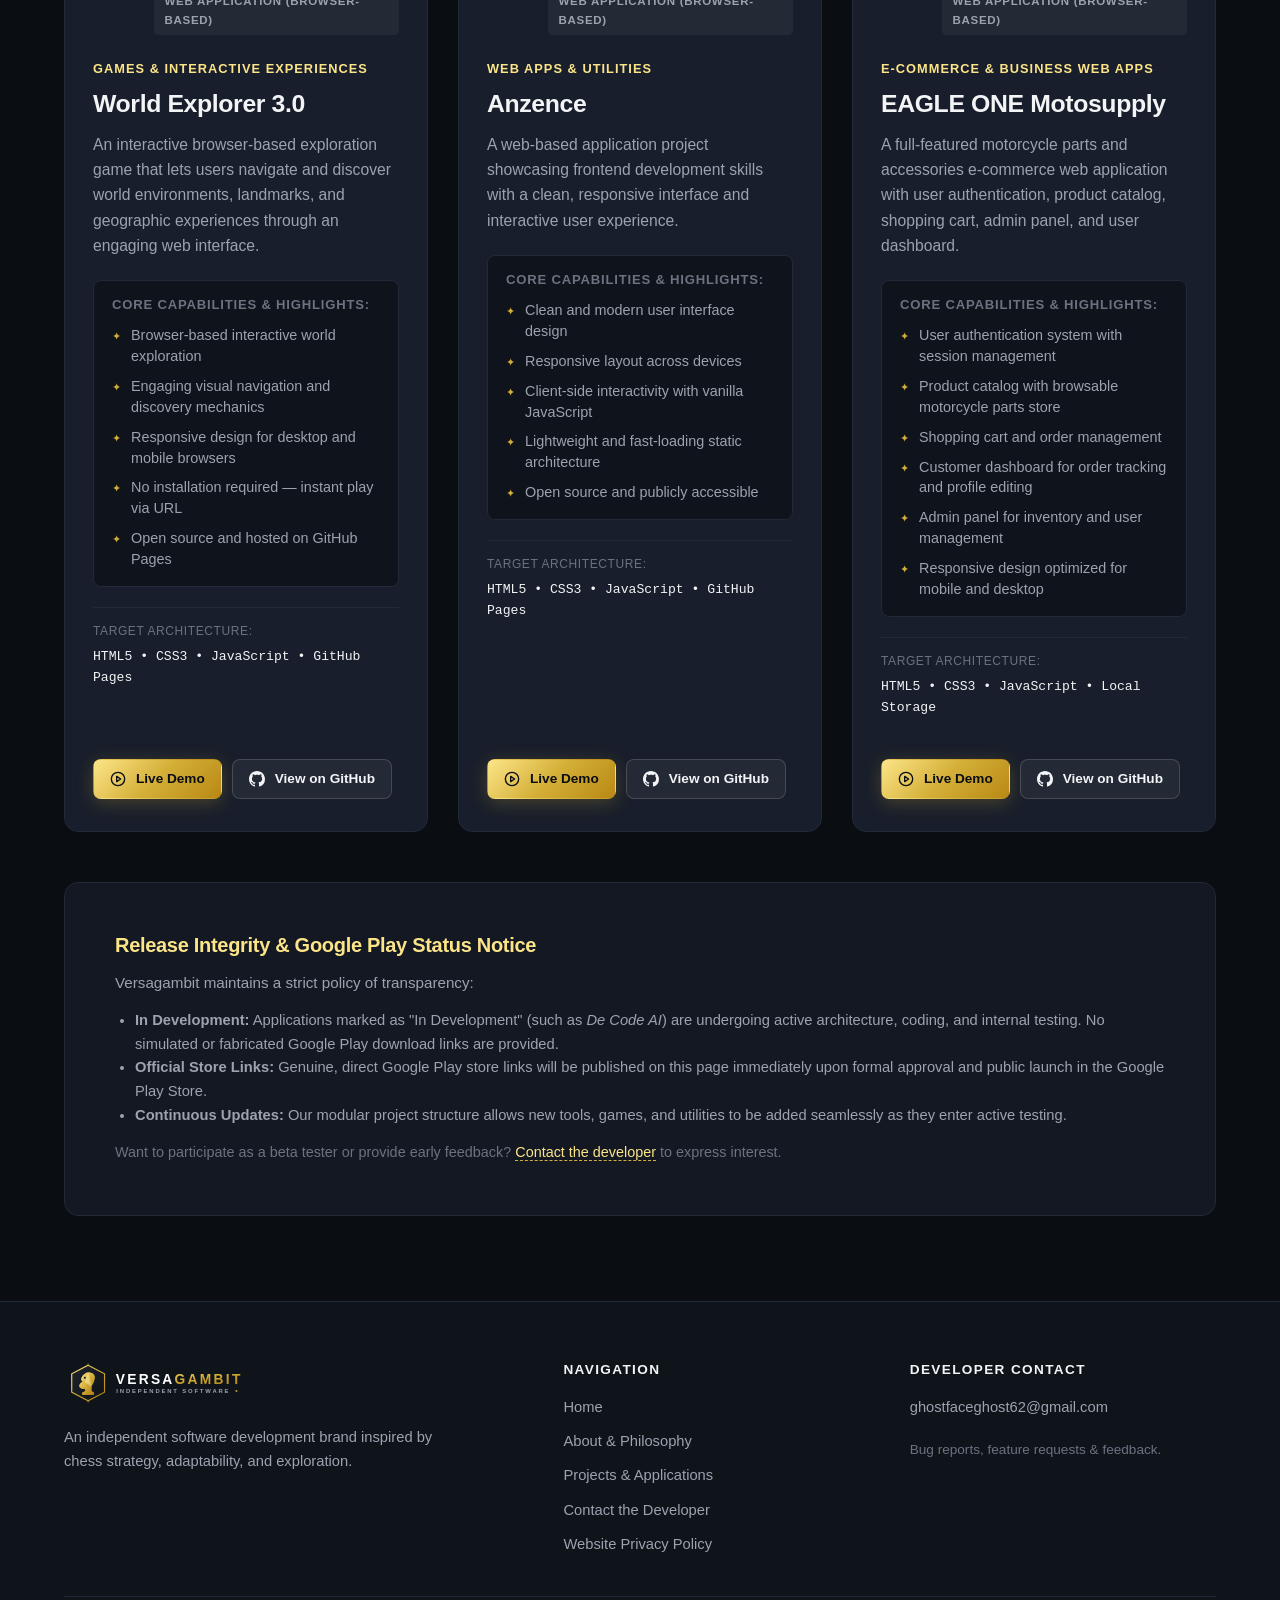
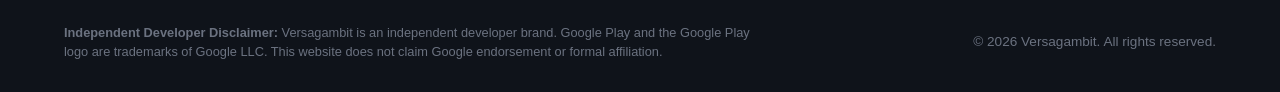
<file: projects.html>
<!DOCTYPE html>
<html lang="en">
<head>
  <meta charset="UTF-8">
  <meta name="viewport" content="width=device-width, initial-scale=1.0">
  <title>Projects & Applications | Versagambit Software Studio</title>
  <meta name="description" content="Explore active software projects and applications engineered by Versagambit, including De Code AI for Android, productivity tools, and experimental utilities.">
  <meta name="keywords" content="De Code AI, Versagambit projects, Android applications, code analysis, programming tutor, AI debugging, Kotlin app">
  <meta name="author" content="Versagambit">
  <link rel="canonical" href="projects.html">

  <!-- Open Graph / Social Media -->
  <meta property="og:type" content="website">
  <meta property="og:title" content="Projects & Applications | Versagambit Software Studio">
  <meta property="og:description" content="Discover software projects developed by Versagambit, featuring De Code AI and upcoming multi-category software.">
  <meta property="og:image" content="assets/images/og-preview.svg">

  <!-- Favicon -->
  <link rel="icon" type="image/svg+xml" href="assets/images/favicon.svg">

  <!-- Stylesheet -->
  <link rel="stylesheet" href="assets/css/style.css">
</head>
<body>
  <a href="#main-content" class="skip-link">Skip to main content</a>

  <!-- Header Navigation -->
  <header class="site-header">
    <div class="container nav-container">
      <a href="index.html" class="brand-link" aria-label="Versagambit Home">
        <img src="assets/images/logo.svg" alt="Versagambit Logo" class="brand-logo-img" width="210" height="48">
      </a>

      <button class="nav-toggle" aria-label="Toggle navigation menu" aria-expanded="false" aria-controls="primary-nav">
        <svg width="24" height="24" viewBox="0 0 24 24" fill="none" stroke="currentColor" stroke-width="2" stroke-linecap="round">
          <line x1="3" y1="12" x2="21" y2="12"></line>
          <line x1="3" y1="6" x2="21" y2="6"></line>
          <line x1="3" y1="18" x2="21" y2="18"></line>
        </svg>
      </button>

      <nav id="primary-nav" aria-label="Main Navigation">
        <ul class="nav-menu">
          <li><a href="index.html" class="nav-link">Home</a></li>
          <li><a href="about.html" class="nav-link">About</a></li>
          <li><a href="projects.html" class="nav-link">Projects</a></li>
          <li><a href="contact.html" class="nav-link">Contact</a></li>
          <li><a href="privacy.html" class="nav-link">Privacy Policy</a></li>
        </ul>
      </nav>
    </div>
  </header>

  <!-- Main Content -->
  <main id="main-content">
    <!-- Header Banner -->
    <section class="section-padding-sm" style="background: var(--bg-secondary); border-bottom: 1px solid var(--border-subtle);">
      <div class="container">
        <div class="section-tag">Software Portfolio & Pipeline</div>
        <h1 class="section-title">Projects & <span class="gold-gradient-text">Applications</span></h1>
        <p class="section-lead">
          Explore our current development builds, architectural prototypes, and future software releases across multiple categories.
        </p>

        <!-- Category Filter Bar -->
        <div class="filter-bar" role="tablist" aria-label="Project Category Filters">
          <button type="button" class="filter-btn active" data-category="all" role="tab" aria-selected="true">
            All Projects
          </button>
          <button type="button" class="filter-btn" data-category="ai" role="tab" aria-selected="false">
            AI & Developer Tools
          </button>
          <button type="button" class="filter-btn" data-category="productivity" role="tab" aria-selected="false">
            Productivity & Utilities
          </button>
          <button type="button" class="filter-btn" data-category="education" role="tab" aria-selected="false">
            Education & Logic
          </button>
          <button type="button" class="filter-btn" data-category="games" role="tab" aria-selected="false">
            Games & Interactive
          </button>
          <button type="button" class="filter-btn" data-category="utilities" role="tab" aria-selected="false">
            Web Apps & E-Commerce
          </button>
        </div>
      </div>
    </section>

    <!-- Projects Grid Container -->
    <section class="section-padding">
      <div class="container">
        <div class="projects-grid" id="all-projects-container">
          <!-- Dynamically populated from assets/js/projects.js -->
        </div>

        <!-- Transparency & Roadmap Card -->
        <div class="policy-card" style="margin-top: 50px;">
          <h3 style="color: var(--gold-light); font-size: 1.25rem; margin-bottom: 12px;">Release Integrity & Google Play Status Notice</h3>
          <p style="font-size: 0.95rem; line-height: 1.65; color: var(--text-secondary); margin-bottom: 14px;">
            Versagambit maintains a strict policy of transparency:
          </p>
          <ul style="padding-left: 20px; font-size: 0.92rem; color: var(--text-secondary); line-height: 1.6; margin-bottom: 14px;">
            <li><strong>In Development:</strong> Applications marked as "In Development" (such as <em>De Code AI</em>) are undergoing active architecture, coding, and internal testing. No simulated or fabricated Google Play download links are provided.</li>
            <li><strong>Official Store Links:</strong> Genuine, direct Google Play store links will be published on this page immediately upon formal approval and public launch in the Google Play Store.</li>
            <li><strong>Continuous Updates:</strong> Our modular project structure allows new tools, games, and utilities to be added seamlessly as they enter active testing.</li>
          </ul>
          <p style="font-size: 0.9rem; color: var(--text-muted); margin: 0;">
            Want to participate as a beta tester or provide early feedback? <a href="contact.html" class="gold-link">Contact the developer</a> to express interest.
          </p>
        </div>
      </div>
    </section>
  </main>

  <!-- Site Footer -->
  <footer class="site-footer">
    <div class="container">
      <div class="footer-top">
        <div class="footer-brand">
          <img src="assets/images/logo.svg" alt="Versagambit Logo" width="190" height="42">
          <p>
            An independent software development brand inspired by chess strategy, adaptability, and exploration.
          </p>
        </div>

        <div>
          <h4 class="footer-col-title">Navigation</h4>
          <ul class="footer-nav-list">
            <li><a href="index.html">Home</a></li>
            <li><a href="about.html">About & Philosophy</a></li>
            <li><a href="projects.html">Projects & Applications</a></li>
            <li><a href="contact.html">Contact the Developer</a></li>
            <li><a href="privacy.html">Website Privacy Policy</a></li>
          </ul>
        </div>

        <div>
          <h4 class="footer-col-title">Developer Contact</h4>
          <ul class="footer-nav-list">
            <li>
              <a href="mailto:ghostfaceghost62@gmail.com" class="dev-mailto dev-email">ghostfaceghost62@gmail.com</a>
            </li>
            <li style="margin-top: 10px; font-size: 0.85rem; color: var(--text-muted);">
              Bug reports, feature requests & feedback.
            </li>
          </ul>
        </div>
      </div>

      <div class="footer-bottom">
        <div class="footer-disclaimer">
          <strong>Independent Developer Disclaimer:</strong> Versagambit is an independent developer brand. Google Play and the Google Play logo are trademarks of Google LLC. This website does not claim Google endorsement or formal affiliation.
        </div>
        <div class="copyright-text">
          &copy; <span id="current-year">2026</span> Versagambit. All rights reserved.
        </div>
      </div>
    </div>
  </footer>

  <!-- Scripts -->
  <script src="assets/js/projects.js"></script>
  <script src="assets/js/main.js"></script>
  <script>
    document.addEventListener("DOMContentLoaded", () => {
      renderProjects("all-projects-container", "all");
      setupProjectFilters();
    });
  </script>
</body>
</html>
</file>
<file: assets/css/style.css>
/* ==========================================================================
   VERSAGAMBIT - OFFICIAL DEVELOPER WEBSITE STYLESHEET
   Design Theme: Premium Futuristic Software Studio
   Palette: Matte Black, Deep Charcoal, Crisp White, Subtle Gold Accents
   Chess-inspired motifs: Strategic grids, tactical badges, geometric facets
   ========================================================================== */

/* --------------------------------------------------------------------------
   1. CSS Reset & Variables
   -------------------------------------------------------------------------- */
:root {
  /* Color System */
  --bg-primary: #0A0D12;
  --bg-secondary: #0F131A;
  --bg-surface: #141822;
  --bg-card: #181E2B;
  --bg-card-hover: #1E2536;
  --bg-input: #10141D;
  
  --gold-primary: #D4AF37;
  --gold-light: #FCE588;
  --gold-dark: #99730D;
  --gold-muted: rgba(212, 175, 55, 0.15);
  --gold-border: rgba(212, 175, 55, 0.28);
  --gold-glow: rgba(212, 175, 55, 0.12);

  --text-primary: #F3F4F6;
  --text-secondary: #9CA3AF;
  --text-muted: #6B7280;
  --text-gold: #E5C07B;

  --border-subtle: #222938;
  --border-strong: #2F384C;
  
  --status-dev-bg: rgba(212, 175, 55, 0.12);
  --status-dev-text: #FCE588;
  --status-dev-border: rgba(212, 175, 55, 0.4);

  --status-planned-bg: rgba(156, 163, 175, 0.1);
  --status-planned-text: #9CA3AF;
  --status-planned-border: rgba(156, 163, 175, 0.25);

  /* Typography */
  --font-sans: 'Inter', -apple-system, BlinkMacSystemFont, 'Segoe UI', Roboto, Oxygen, Ubuntu, Cantarell, sans-serif;
  --font-display: 'Cinzel', -apple-system, BlinkMacSystemFont, 'Segoe UI', serif;
  --font-mono: 'JetBrains Mono', 'Fira Code', 'Consolas', monospace;

  /* Layout & Sizing */
  --container-max: 1200px;
  --nav-height: 72px;
  --radius-sm: 4px;
  --radius-md: 8px;
  --radius-lg: 14px;
  --transition-fast: 0.2s ease;
  --transition-normal: 0.3s cubic-bezier(0.16, 1, 0.3, 1);
}

*, *::before, *::after {
  box-sizing: border-box;
  margin: 0;
  padding: 0;
}

html {
  font-size: 16px;
  scroll-behavior: smooth;
  scroll-padding-top: calc(var(--nav-height) + 24px);
  -webkit-font-smoothing: antialiased;
  -moz-osx-font-smoothing: grayscale;
}

body {
  font-family: var(--font-sans);
  background-color: var(--bg-primary);
  color: var(--text-primary);
  line-height: 1.65;
  min-height: 100vh;
  display: flex;
  flex-direction: column;
  position: relative;
  overflow-x: hidden;
}

/* Strategic Chessboard / Tactical Grid Background */
body::before {
  content: "";
  position: fixed;
  top: 0;
  left: 0;
  width: 100vw;
  height: 100vh;
  pointer-events: none;
  z-index: 0;
  background-image: 
    radial-gradient(circle at 50% 15%, rgba(212, 175, 55, 0.08) 0%, transparent 60%),
    linear-gradient(rgba(255, 255, 255, 0.02) 1px, transparent 1px),
    linear-gradient(90deg, rgba(255, 255, 255, 0.02) 1px, transparent 1px);
  background-size: 100% 100%, 48px 48px, 48px 48px;
  background-position: 0 0, 0 0, 0 0;
}

/* Accessible Skip Link */
.skip-link {
  position: absolute;
  top: -60px;
  left: 20px;
  background: var(--gold-primary);
  color: #000;
  padding: 10px 18px;
  font-weight: 700;
  z-index: 9999;
  border-radius: var(--radius-sm);
  transition: top 0.2s ease;
  text-decoration: none;
}
.skip-link:focus {
  top: 15px;
}

/* --------------------------------------------------------------------------
   2. Typography & Base Helpers
   -------------------------------------------------------------------------- */
h1, h2, h3, h4, h5, h6 {
  color: var(--text-primary);
  font-weight: 700;
  line-height: 1.25;
  letter-spacing: -0.015em;
}

p {
  color: var(--text-secondary);
  font-size: 1.025rem;
}

a {
  color: var(--gold-primary);
  text-decoration: none;
  transition: color var(--transition-fast);
}
a:hover {
  color: var(--gold-light);
}

.gold-link {
  color: var(--gold-light);
  border-bottom: 1px dashed var(--gold-primary);
}
.gold-link:hover {
  border-bottom-style: solid;
}

.container {
  width: 100%;
  max-width: var(--container-max);
  margin-left: auto;
  margin-right: auto;
  padding-left: 24px;
  padding-right: 24px;
  position: relative;
  z-index: 1;
}

.gold-gradient-text {
  background: linear-gradient(135deg, #FFFFFF 20%, #FCE588 60%, #D4AF37 100%);
  -webkit-background-clip: text;
  -webkit-text-fill-color: transparent;
}

.section-tag {
  display: inline-flex;
  align-items: center;
  gap: 8px;
  padding: 5px 14px;
  background: var(--gold-muted);
  border: 1px solid var(--gold-border);
  border-radius: 999px;
  font-size: 0.78rem;
  font-weight: 700;
  letter-spacing: 0.12em;
  text-transform: uppercase;
  color: var(--gold-light);
  margin-bottom: 16px;
}
.section-tag::before {
  content: "✦";
  font-size: 0.7rem;
  color: var(--gold-primary);
}

.section-title {
  font-size: clamp(2rem, 3.5vw, 2.75rem);
  margin-bottom: 14px;
}

.section-lead {
  font-size: 1.15rem;
  color: var(--text-secondary);
  max-width: 680px;
}

.text-center {
  text-align: center;
}
.text-center .section-lead {
  margin-left: auto;
  margin-right: auto;
}

/* --------------------------------------------------------------------------
   3. Header & Navigation Bar
   -------------------------------------------------------------------------- */
.site-header {
  position: sticky;
  top: 0;
  left: 0;
  width: 100%;
  height: var(--nav-height);
  background: rgba(10, 13, 18, 0.88);
  backdrop-filter: blur(14px);
  -webkit-backdrop-filter: blur(14px);
  border-bottom: 1px solid var(--border-subtle);
  z-index: 1000;
}

.nav-container {
  height: 100%;
  display: flex;
  align-items: center;
  justify-content: space-between;
}

.brand-link {
  display: flex;
  align-items: center;
  gap: 12px;
  text-decoration: none;
}

.brand-logo-img {
  height: 40px;
  width: auto;
  display: block;
}

.nav-menu {
  display: flex;
  align-items: center;
  list-style: none;
  gap: 8px;
}

.nav-link {
  padding: 8px 16px;
  color: var(--text-secondary);
  font-size: 0.95rem;
  font-weight: 500;
  border-radius: var(--radius-sm);
  transition: all var(--transition-fast);
  position: relative;
}

.nav-link:hover {
  color: var(--text-primary);
  background: rgba(255, 255, 255, 0.04);
}

.nav-link.active {
  color: var(--gold-light);
  background: var(--gold-muted);
  border: 1px solid var(--gold-border);
  font-weight: 600;
}

.nav-toggle {
  display: none;
  background: transparent;
  border: 1px solid var(--border-subtle);
  border-radius: var(--radius-sm);
  padding: 8px 10px;
  color: var(--text-primary);
  cursor: pointer;
  align-items: center;
  justify-content: center;
}
.nav-toggle:hover {
  border-color: var(--gold-border);
  color: var(--gold-light);
}

/* --------------------------------------------------------------------------
   4. Buttons & Interactive Elements
   -------------------------------------------------------------------------- */
.btn {
  display: inline-flex;
  align-items: center;
  justify-content: center;
  gap: 10px;
  padding: 13px 26px;
  font-size: 0.95rem;
  font-weight: 600;
  border-radius: var(--radius-md);
  cursor: pointer;
  transition: all var(--transition-fast);
  text-decoration: none;
  border: 1px solid transparent;
  white-space: nowrap;
}

.btn-primary {
  background: linear-gradient(135deg, #FCE588 0%, #D4AF37 50%, #B88914 100%);
  color: #0A0D12;
  box-shadow: 0 4px 18px rgba(212, 175, 55, 0.25);
}
.btn-primary:hover {
  background: linear-gradient(135deg, #FFF0A6 0%, #E5C04A 50%, #C7971C 100%);
  color: #000000;
  transform: translateY(-2px);
  box-shadow: 0 6px 24px rgba(212, 175, 55, 0.35);
}

.btn-secondary {
  background: var(--bg-surface);
  color: var(--text-primary);
  border: 1px solid var(--border-strong);
}
.btn-secondary:hover {
  background: var(--bg-card);
  border-color: var(--gold-border);
  color: var(--gold-light);
  transform: translateY(-2px);
}

.btn-outline-gold {
  background: transparent;
  color: var(--gold-light);
  border: 1px solid var(--gold-border);
}
.btn-outline-gold:hover {
  background: var(--gold-muted);
  border-color: var(--gold-primary);
  color: #FFF;
}

.btn-github {
  background: rgba(255, 255, 255, 0.05);
  border-color: rgba(255, 255, 255, 0.15);
  color: var(--text-primary);
}
.btn-github:hover {
  background: rgba(255, 255, 255, 0.1);
  border-color: var(--gold-border);
  color: var(--gold-light);
}

.project-actions-row, .project-actions-container {
  display: flex;
  flex-direction: column;
  gap: 10px;
}

.project-actions-row {
  flex-direction: row;
  flex-wrap: wrap;
}

.btn-sm {
  padding: 8px 16px;
  font-size: 0.85rem;
}

.btn-group {
  display: flex;
  flex-wrap: wrap;
  align-items: center;
  gap: 16px;
}

/* --------------------------------------------------------------------------
   5. Hero Section
   -------------------------------------------------------------------------- */
.hero-section {
  padding: clamp(60px, 10vw, 110px) 0;
  position: relative;
  overflow: hidden;
}

.hero-grid {
  display: grid;
  grid-template-columns: 1.25fr 0.9fr;
  align-items: center;
  gap: 50px;
}

.hero-tagline-quote {
  font-size: clamp(1.1rem, 2vw, 1.35rem);
  font-weight: 600;
  letter-spacing: 0.05em;
  color: var(--gold-light);
  margin-bottom: 18px;
  text-transform: uppercase;
  font-family: var(--font-display);
}

.hero-headline {
  font-size: clamp(2.3rem, 5vw, 3.6rem);
  font-weight: 800;
  letter-spacing: -0.02em;
  line-height: 1.15;
  margin-bottom: 24px;
}

.hero-intro {
  font-size: 1.15rem;
  line-height: 1.7;
  color: var(--text-secondary);
  margin-bottom: 34px;
  max-width: 600px;
}

.hero-visual {
  position: relative;
  display: flex;
  align-items: center;
  justify-content: center;
}

.hero-symbol-wrapper {
  position: relative;
  width: 100%;
  max-width: 380px;
  aspect-ratio: 1;
  display: flex;
  align-items: center;
  justify-content: center;
}

.hero-knight-img {
  width: 100%;
  height: 100%;
  object-fit: contain;
  filter: drop-shadow(0 0 35px rgba(212, 175, 55, 0.2));
  animation: subtleFloat 8s ease-in-out infinite;
}

@keyframes subtleFloat {
  0%, 100% { transform: translateY(0px) rotate(0deg); }
  50% { transform: translateY(-8px) rotate(0.8deg); }
}

.hero-stats-row {
  display: grid;
  grid-template-columns: repeat(3, 1fr);
  gap: 18px;
  margin-top: 48px;
  padding-top: 32px;
  border-top: 1px solid var(--border-subtle);
}

.stat-item {
  display: flex;
  flex-direction: column;
}
.stat-title {
  font-size: 0.78rem;
  text-transform: uppercase;
  letter-spacing: 0.1em;
  color: var(--text-muted);
  margin-bottom: 6px;
}
.stat-value {
  font-size: 1.1rem;
  font-weight: 700;
  color: var(--text-primary);
}

/* --------------------------------------------------------------------------
   6. Philosophy & Brand Pillars Section
   -------------------------------------------------------------------------- */
.section-padding {
  padding: 85px 0;
  position: relative;
}

.section-padding-sm {
  padding: 45px 0;
}

.pillars-grid {
  display: grid;
  grid-template-columns: repeat(3, 1fr);
  gap: 26px;
  margin-top: 48px;
}

.pillar-card, .philosophy-card {
  background: var(--bg-surface);
  border: 1px solid var(--border-subtle);
  border-radius: var(--radius-lg);
  padding: 34px 28px;
  position: relative;
  overflow: hidden;
  transition: transform var(--transition-fast), border-color var(--transition-fast), box-shadow var(--transition-fast);
}

.pillar-card:hover, .philosophy-card:hover {
  transform: translateY(-4px);
  border-color: var(--gold-border);
  box-shadow: 0 12px 30px rgba(0, 0, 0, 0.4), 0 0 20px var(--gold-glow);
}

.pillar-card::before, .philosophy-card::before {
  content: "";
  position: absolute;
  top: 0;
  left: 0;
  width: 100%;
  height: 2px;
  background: linear-gradient(90deg, transparent, var(--gold-primary), transparent);
  opacity: 0;
  transition: opacity var(--transition-fast);
}
.pillar-card:hover::before, .philosophy-card:hover::before {
  opacity: 1;
}

.pillar-icon-box {
  width: 52px;
  height: 52px;
  background: var(--gold-muted);
  border: 1px solid var(--gold-border);
  border-radius: var(--radius-md);
  display: flex;
  align-items: center;
  justify-content: center;
  color: var(--gold-light);
  margin-bottom: 22px;
  font-size: 1.4rem;
}

.pillar-title {
  font-size: 1.35rem;
  margin-bottom: 12px;
}

.pillar-desc {
  font-size: 0.98rem;
  line-height: 1.65;
  color: var(--text-secondary);
}

/* --------------------------------------------------------------------------
   7. Projects & Application Cards
   -------------------------------------------------------------------------- */
.filter-bar {
  display: flex;
  flex-wrap: wrap;
  gap: 10px;
  margin: 36px 0 44px 0;
  justify-content: center;
}

.filter-btn {
  background: var(--bg-surface);
  border: 1px solid var(--border-subtle);
  color: var(--text-secondary);
  padding: 9px 20px;
  border-radius: 999px;
  font-size: 0.88rem;
  font-weight: 600;
  cursor: pointer;
  transition: all var(--transition-fast);
}

.filter-btn:hover {
  color: var(--text-primary);
  border-color: var(--border-strong);
}

.filter-btn.active {
  background: var(--gold-muted);
  border-color: var(--gold-primary);
  color: var(--gold-light);
  box-shadow: 0 0 14px var(--gold-glow);
}

.projects-grid {
  display: grid;
  grid-template-columns: repeat(auto-fill, minmax(360px, 1fr));
  gap: 30px;
}

.project-card {
  background: var(--bg-card);
  border: 1px solid var(--border-subtle);
  border-radius: var(--radius-lg);
  padding: 32px 28px;
  display: flex;
  flex-direction: column;
  position: relative;
  transition: all var(--transition-fast);
}

.project-card:hover {
  border-color: var(--gold-border);
  transform: translateY(-4px);
  box-shadow: 0 16px 36px rgba(0, 0, 0, 0.45);
}

.project-card-highlight {
  border-color: rgba(212, 175, 55, 0.35);
  background: linear-gradient(180deg, rgba(212, 175, 55, 0.04) 0%, var(--bg-card) 40%);
}

.card-header {
  display: flex;
  align-items: flex-start;
  justify-content: space-between;
  gap: 16px;
  margin-bottom: 20px;
}

.card-icon-wrapper {
  width: 48px;
  height: 48px;
  border-radius: var(--radius-md);
  background: var(--bg-surface);
  border: 1px solid var(--gold-border);
  display: flex;
  align-items: center;
  justify-content: center;
  color: var(--gold-light);
}

.project-svg-icon {
  width: 24px;
  height: 24px;
}

.card-badges {
  display: flex;
  flex-direction: column;
  align-items: flex-end;
  gap: 6px;
}

.badge {
  display: inline-block;
  padding: 4px 10px;
  border-radius: var(--radius-sm);
  font-size: 0.72rem;
  font-weight: 700;
  letter-spacing: 0.06em;
  text-transform: uppercase;
}

.badge-dev {
  background: var(--status-dev-bg);
  color: var(--status-dev-text);
  border: 1px solid var(--status-dev-border);
}

.badge-published {
  background: rgba(34, 197, 94, 0.12);
  color: #86EFAC;
  border: 1px solid rgba(34, 197, 94, 0.4);
}

.badge-planned {
  background: var(--status-planned-bg);
  color: var(--status-planned-text);
  border: 1px solid var(--status-planned-border);
}

.badge-platform {
  background: rgba(255, 255, 255, 0.05);
  color: var(--text-secondary);
  border: 1px solid var(--border-subtle);
}

.card-meta {
  margin-bottom: 8px;
}

.project-category-text {
  font-size: 0.8rem;
  text-transform: uppercase;
  letter-spacing: 0.08em;
  color: var(--gold-light);
  font-weight: 600;
}

.project-title {
  font-size: 1.55rem;
  margin-bottom: 12px;
  color: var(--text-primary);
}

.project-description {
  font-size: 0.98rem;
  line-height: 1.6;
  color: var(--text-secondary);
  margin-bottom: 22px;
}

.project-details-block {
  background: rgba(10, 13, 18, 0.6);
  border: 1px solid var(--border-subtle);
  border-radius: var(--radius-md);
  padding: 16px 18px;
  margin-bottom: 20px;
}

.details-heading {
  font-size: 0.82rem;
  text-transform: uppercase;
  letter-spacing: 0.06em;
  color: var(--text-muted);
  margin-bottom: 12px;
}

.features-list {
  list-style: none;
  display: flex;
  flex-direction: column;
  gap: 9px;
}

.feature-item {
  display: flex;
  align-items: flex-start;
  gap: 10px;
  font-size: 0.9rem;
  color: var(--text-secondary);
  line-height: 1.45;
}

.feature-bullet {
  color: var(--gold-primary);
  font-size: 0.7rem;
  margin-top: 3px;
  flex-shrink: 0;
}

.project-tech-stack {
  display: flex;
  flex-direction: column;
  gap: 4px;
  font-size: 0.85rem;
  margin-bottom: 24px;
  padding-top: 14px;
  border-top: 1px solid var(--border-subtle);
}

.stack-label {
  color: var(--text-muted);
  font-size: 0.75rem;
  text-transform: uppercase;
  letter-spacing: 0.05em;
}

.stack-val {
  color: var(--text-primary);
  font-family: var(--font-mono);
  font-size: 0.82rem;
}

.card-footer {
  margin-top: auto;
  padding-top: 16px;
}

.project-status-note {
  display: flex;
  align-items: center;
  gap: 10px;
  padding: 12px 16px;
  background: rgba(212, 175, 55, 0.06);
  border: 1px dashed var(--gold-border);
  border-radius: var(--radius-md);
  font-size: 0.82rem;
  color: var(--text-secondary);
  line-height: 1.4;
}

.note-planned {
  background: rgba(255, 255, 255, 0.02);
  border-color: var(--border-subtle);
  color: var(--text-muted);
}

.status-pulse-dot {
  width: 8px;
  height: 8px;
  background-color: var(--gold-primary);
  border-radius: 50%;
  flex-shrink: 0;
  box-shadow: 0 0 8px var(--gold-primary);
  animation: pulseDot 2s infinite ease-in-out;
}

@keyframes pulseDot {
  0%, 100% { opacity: 1; transform: scale(1); }
  50% { opacity: 0.4; transform: scale(0.85); }
}

.empty-state {
  grid-column: 1 / -1;
  text-align: center;
  padding: 60px 20px;
  background: var(--bg-surface);
  border: 1px dashed var(--border-strong);
  border-radius: var(--radius-lg);
}

.empty-icon {
  font-size: 2.5rem;
  color: var(--gold-primary);
  margin-bottom: 12px;
}

/* --------------------------------------------------------------------------
   8. Developer Profile Section
   -------------------------------------------------------------------------- */
.profile-card {
  background: var(--bg-surface);
  border: 1px solid var(--border-subtle);
  border-radius: var(--radius-lg);
  padding: 40px;
  display: grid;
  grid-template-columns: 1fr 1fr;
  gap: 40px;
  align-items: center;
}

.profile-narrative h3 {
  font-size: 1.7rem;
  margin-bottom: 16px;
}

.profile-narrative p {
  margin-bottom: 16px;
}

.skills-chip-grid {
  display: flex;
  flex-wrap: wrap;
  gap: 10px;
  margin-top: 24px;
}

.skill-chip {
  display: inline-flex;
  align-items: center;
  gap: 8px;
  padding: 7px 15px;
  background: var(--bg-primary);
  border: 1px solid var(--border-subtle);
  border-radius: 999px;
  font-size: 0.85rem;
  color: var(--text-primary);
}
.skill-chip::before {
  content: "•";
  color: var(--gold-primary);
  font-size: 1.2rem;
  line-height: 0;
}

.profile-quote-box {
  background: var(--bg-card);
  border-left: 3px solid var(--gold-primary);
  border-radius: var(--radius-md);
  padding: 24px;
  font-style: italic;
  color: var(--text-primary);
}

.quote-author {
  display: block;
  font-style: normal;
  font-size: 0.82rem;
  font-weight: 700;
  color: var(--gold-light);
  margin-top: 10px;
  letter-spacing: 0.05em;
  text-transform: uppercase;
}

/* --------------------------------------------------------------------------
   9. Contact Section & Form
   -------------------------------------------------------------------------- */
.contact-grid {
  display: grid;
  grid-template-columns: 1fr 1.25fr;
  gap: 40px;
  margin-top: 40px;
}

.contact-info-panel {
  display: flex;
  flex-direction: column;
  gap: 24px;
}

.contact-item-card {
  background: var(--bg-surface);
  border: 1px solid var(--border-subtle);
  border-radius: var(--radius-md);
  padding: 24px;
}

.contact-label {
  font-size: 0.78rem;
  text-transform: uppercase;
  letter-spacing: 0.1em;
  color: var(--text-muted);
  margin-bottom: 8px;
}

.contact-val-email {
  font-size: 1.1rem;
  font-weight: 600;
  color: var(--gold-light);
  word-break: break-all;
  margin-bottom: 14px;
  display: block;
}

.contact-card-actions {
  display: flex;
  flex-wrap: wrap;
  gap: 10px;
}

.btn-copy-email.copied {
  background: #14532D;
  border-color: #22C55E;
  color: #FFFFFF;
}

.contact-form-wrapper {
  background: var(--bg-surface);
  border: 1px solid var(--border-subtle);
  border-radius: var(--radius-lg);
  padding: 36px;
}

.form-group {
  margin-bottom: 20px;
}

.form-label {
  display: block;
  font-size: 0.86rem;
  font-weight: 600;
  color: var(--text-primary);
  margin-bottom: 8px;
}

.form-input, .form-textarea, .form-select {
  width: 100%;
  background: var(--bg-input);
  border: 1px solid var(--border-subtle);
  border-radius: var(--radius-md);
  padding: 12px 16px;
  color: var(--text-primary);
  font-family: var(--font-sans);
  font-size: 0.95rem;
  transition: border-color var(--transition-fast), box-shadow var(--transition-fast);
}

.form-input:focus, .form-textarea:focus, .form-select:focus {
  outline: none;
  border-color: var(--gold-primary);
  box-shadow: 0 0 0 3px var(--gold-muted);
}

.form-textarea {
  resize: vertical;
  min-height: 120px;
}

.form-hint {
  font-size: 0.78rem;
  color: var(--text-muted);
  margin-top: 6px;
}

.feedback-box {
  display: none;
  gap: 14px;
  align-items: flex-start;
  padding: 16px 20px;
  border-radius: var(--radius-md);
  margin-bottom: 24px;
  font-size: 0.9rem;
}

.feedback-success {
  background: rgba(34, 197, 94, 0.1);
  border: 1px solid rgba(34, 197, 94, 0.4);
  color: #DCFCE7;
}

.feedback-icon {
  font-weight: bold;
  font-size: 1.2rem;
  color: #22C55E;
}

/* --------------------------------------------------------------------------
   10. Privacy Policy & Legal Layout
   -------------------------------------------------------------------------- */
.policy-card {
  background: var(--bg-surface);
  border: 1px solid var(--border-subtle);
  border-radius: var(--radius-lg);
  padding: clamp(28px, 5vw, 50px);
  margin-top: 36px;
}

.policy-block {
  margin-bottom: 34px;
  padding-bottom: 30px;
  border-bottom: 1px solid var(--border-subtle);
}

.policy-block:last-child {
  border-bottom: none;
  margin-bottom: 0;
  padding-bottom: 0;
}

.policy-block h3 {
  font-size: 1.35rem;
  color: var(--gold-light);
  margin-bottom: 14px;
}

.policy-block p, .policy-block ul {
  font-size: 1rem;
  color: var(--text-secondary);
  line-height: 1.7;
  margin-bottom: 14px;
}

.policy-block ul {
  padding-left: 24px;
}
.policy-block li {
  margin-bottom: 8px;
}

.policy-callout {
  background: var(--bg-primary);
  border-left: 4px solid var(--gold-primary);
  border-radius: var(--radius-sm);
  padding: 18px 22px;
  margin: 20px 0;
}
.policy-callout strong {
  color: var(--text-primary);
}

/* --------------------------------------------------------------------------
   11. Footer
   -------------------------------------------------------------------------- */
.site-footer {
  margin-top: auto;
  background: var(--bg-secondary);
  border-top: 1px solid var(--border-subtle);
  padding: 60px 0 30px 0;
  font-size: 0.92rem;
  color: var(--text-secondary);
}

.footer-top {
  display: grid;
  grid-template-columns: 1.5fr 1fr 1fr;
  gap: 40px;
  margin-bottom: 40px;
}

.footer-brand p {
  margin-top: 14px;
  max-width: 380px;
  font-size: 0.92rem;
}

.footer-col-title {
  font-size: 0.85rem;
  text-transform: uppercase;
  letter-spacing: 0.1em;
  color: var(--text-primary);
  margin-bottom: 16px;
}

.footer-nav-list {
  list-style: none;
  display: flex;
  flex-direction: column;
  gap: 10px;
}

.footer-nav-list a {
  color: var(--text-secondary);
  transition: color var(--transition-fast);
}
.footer-nav-list a:hover {
  color: var(--gold-light);
}

.footer-bottom {
  padding-top: 26px;
  border-top: 1px solid var(--border-subtle);
  display: flex;
  flex-wrap: wrap;
  align-items: center;
  justify-content: space-between;
  gap: 16px;
}

.footer-disclaimer {
  font-size: 0.8rem;
  color: var(--text-muted);
  max-width: 700px;
  line-height: 1.5;
}

.copyright-text {
  font-size: 0.85rem;
  color: var(--text-muted);
}

/* --------------------------------------------------------------------------
   12. Responsive Media Queries
   -------------------------------------------------------------------------- */
@media (max-width: 1024px) {
  .hero-grid {
    grid-template-columns: 1fr;
    text-align: center;
    gap: 40px;
  }

  .hero-intro {
    margin-left: auto;
    margin-right: auto;
  }

  .hero-visual {
    order: -1;
  }
  .hero-symbol-wrapper {
    max-width: 260px;
  }

  .btn-group {
    justify-content: center;
  }

  .hero-stats-row {
    max-width: 600px;
    margin-left: auto;
    margin-right: auto;
  }

  .pillars-grid {
    grid-template-columns: 1fr;
  }

  .profile-card {
    grid-template-columns: 1fr;
    gap: 30px;
  }

  .contact-grid {
    grid-template-columns: 1fr;
  }

  .footer-top {
    grid-template-columns: 1fr;
    gap: 30px;
  }
}

@media (max-width: 768px) {
  .nav-toggle {
    display: flex;
  }

  .nav-menu {
    position: fixed;
    top: var(--nav-height);
    left: 0;
    width: 100%;
    background: rgba(10, 13, 18, 0.98);
    backdrop-filter: blur(16px);
    -webkit-backdrop-filter: blur(16px);
    border-bottom: 1px solid var(--border-subtle);
    flex-direction: column;
    align-items: stretch;
    padding: 20px;
    gap: 10px;
    transform: translateY(-120%);
    opacity: 0;
    pointer-events: none;
    transition: all 0.3s ease;
  }

  .nav-menu.is-open {
    transform: translateY(0);
    opacity: 1;
    pointer-events: auto;
  }

  .nav-link {
    padding: 12px 16px;
    font-size: 1.05rem;
    text-align: center;
  }

  .projects-grid {
    grid-template-columns: 1fr;
  }

  .hero-stats-row {
    grid-template-columns: 1fr;
    gap: 16px;
    text-align: center;
  }

  .contact-form-wrapper {
    padding: 24px;
  }
}
</file>
